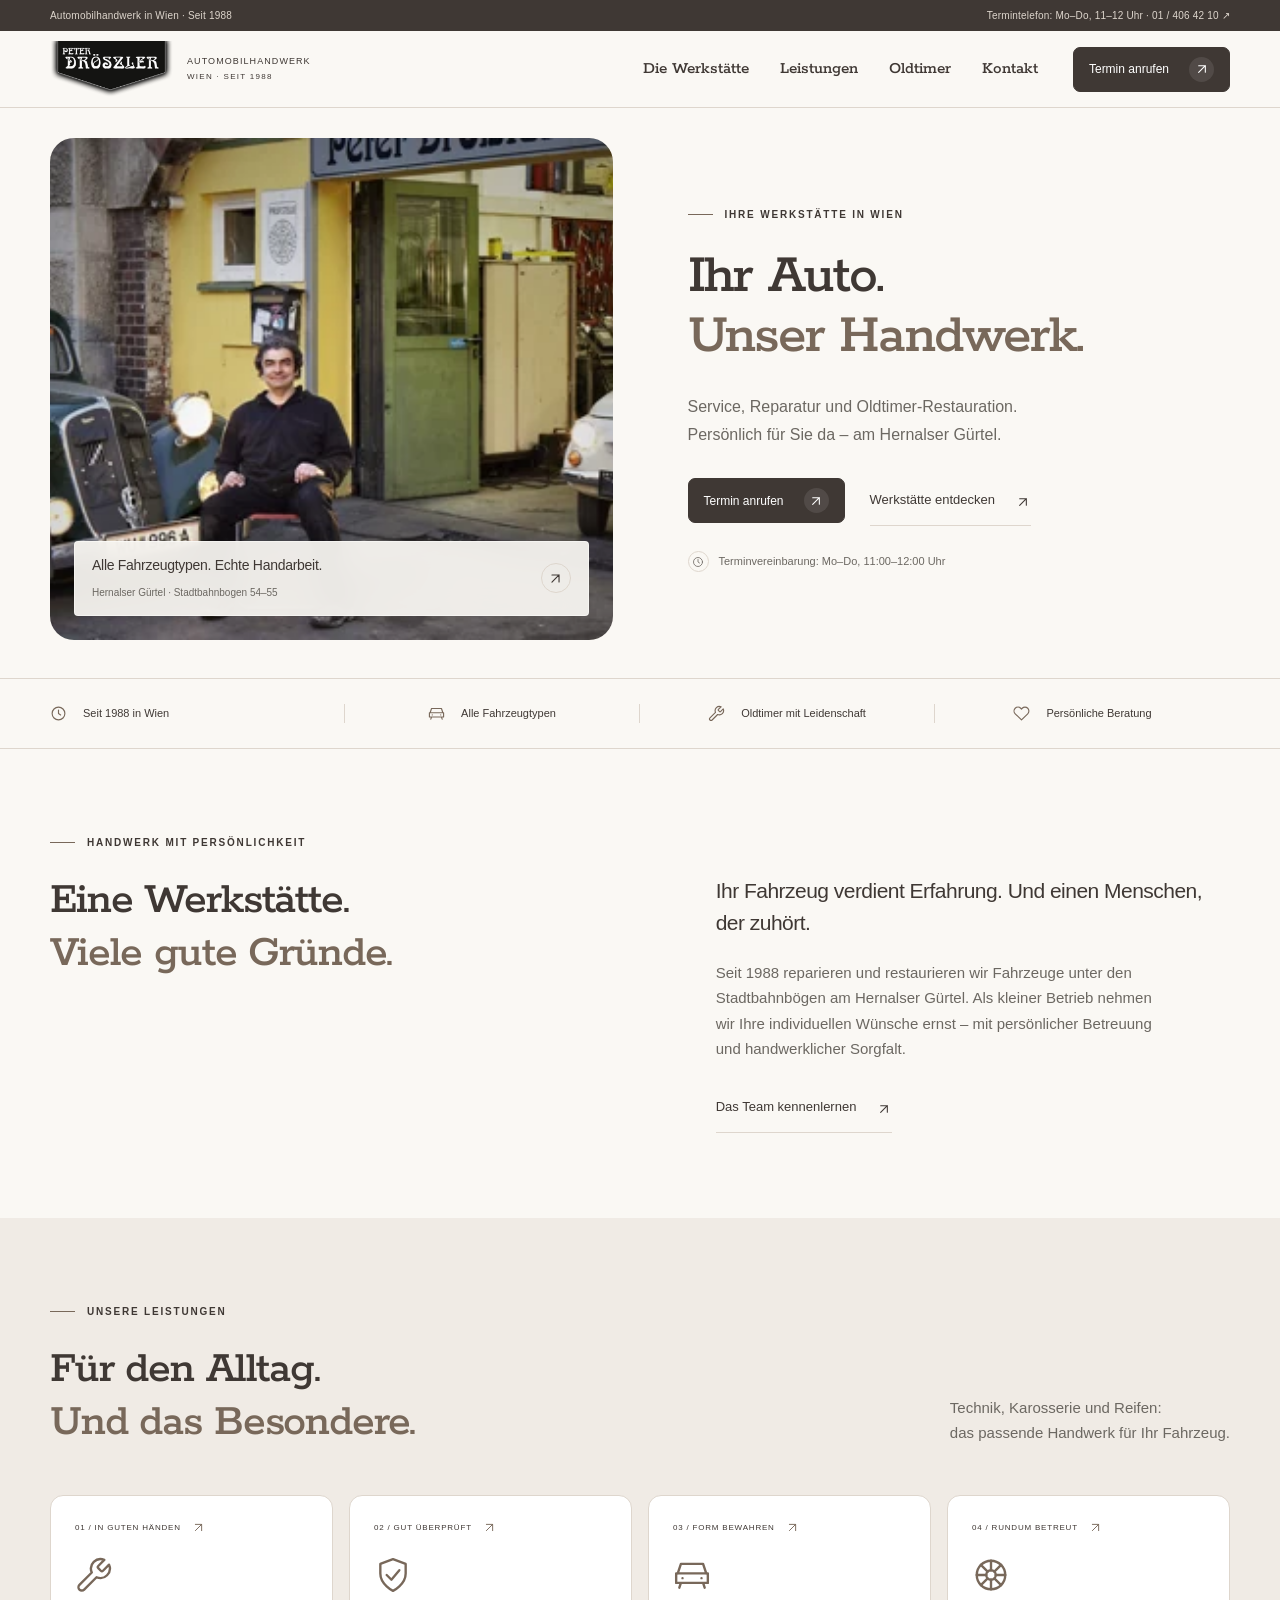
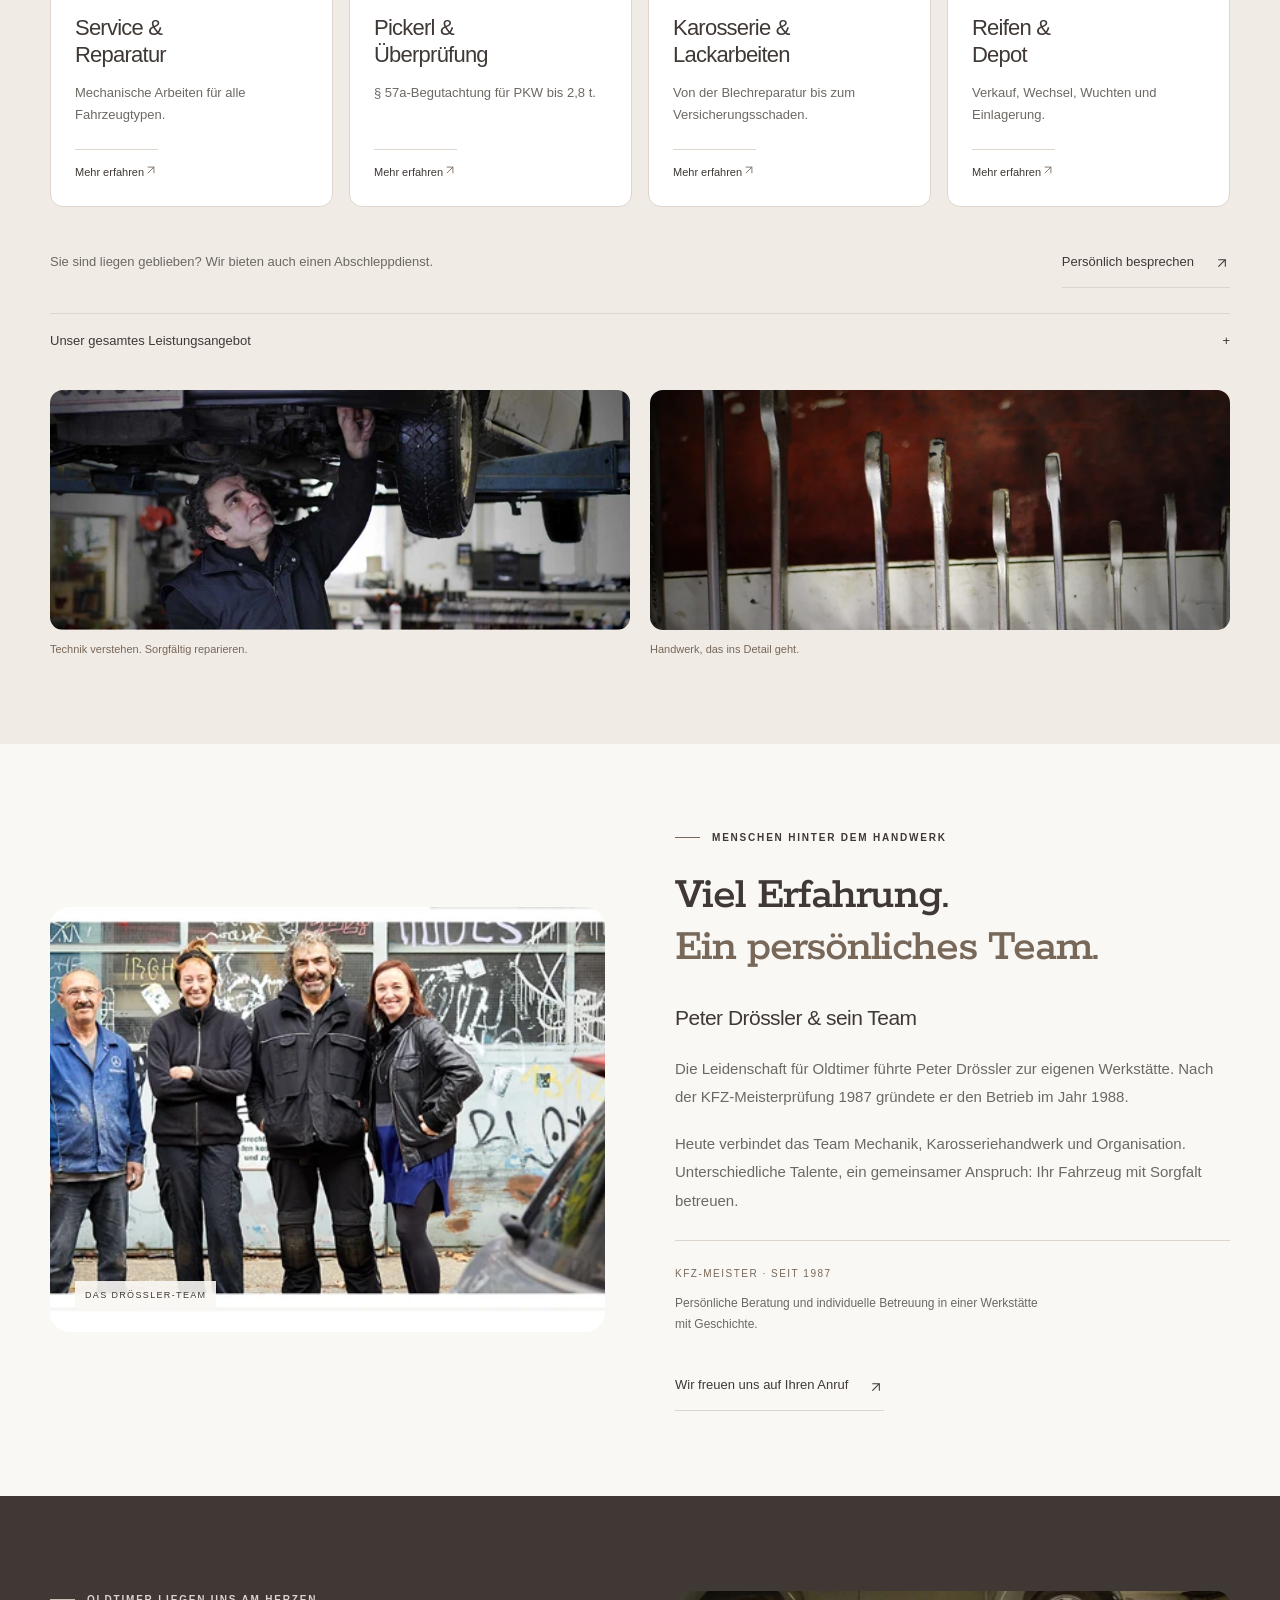
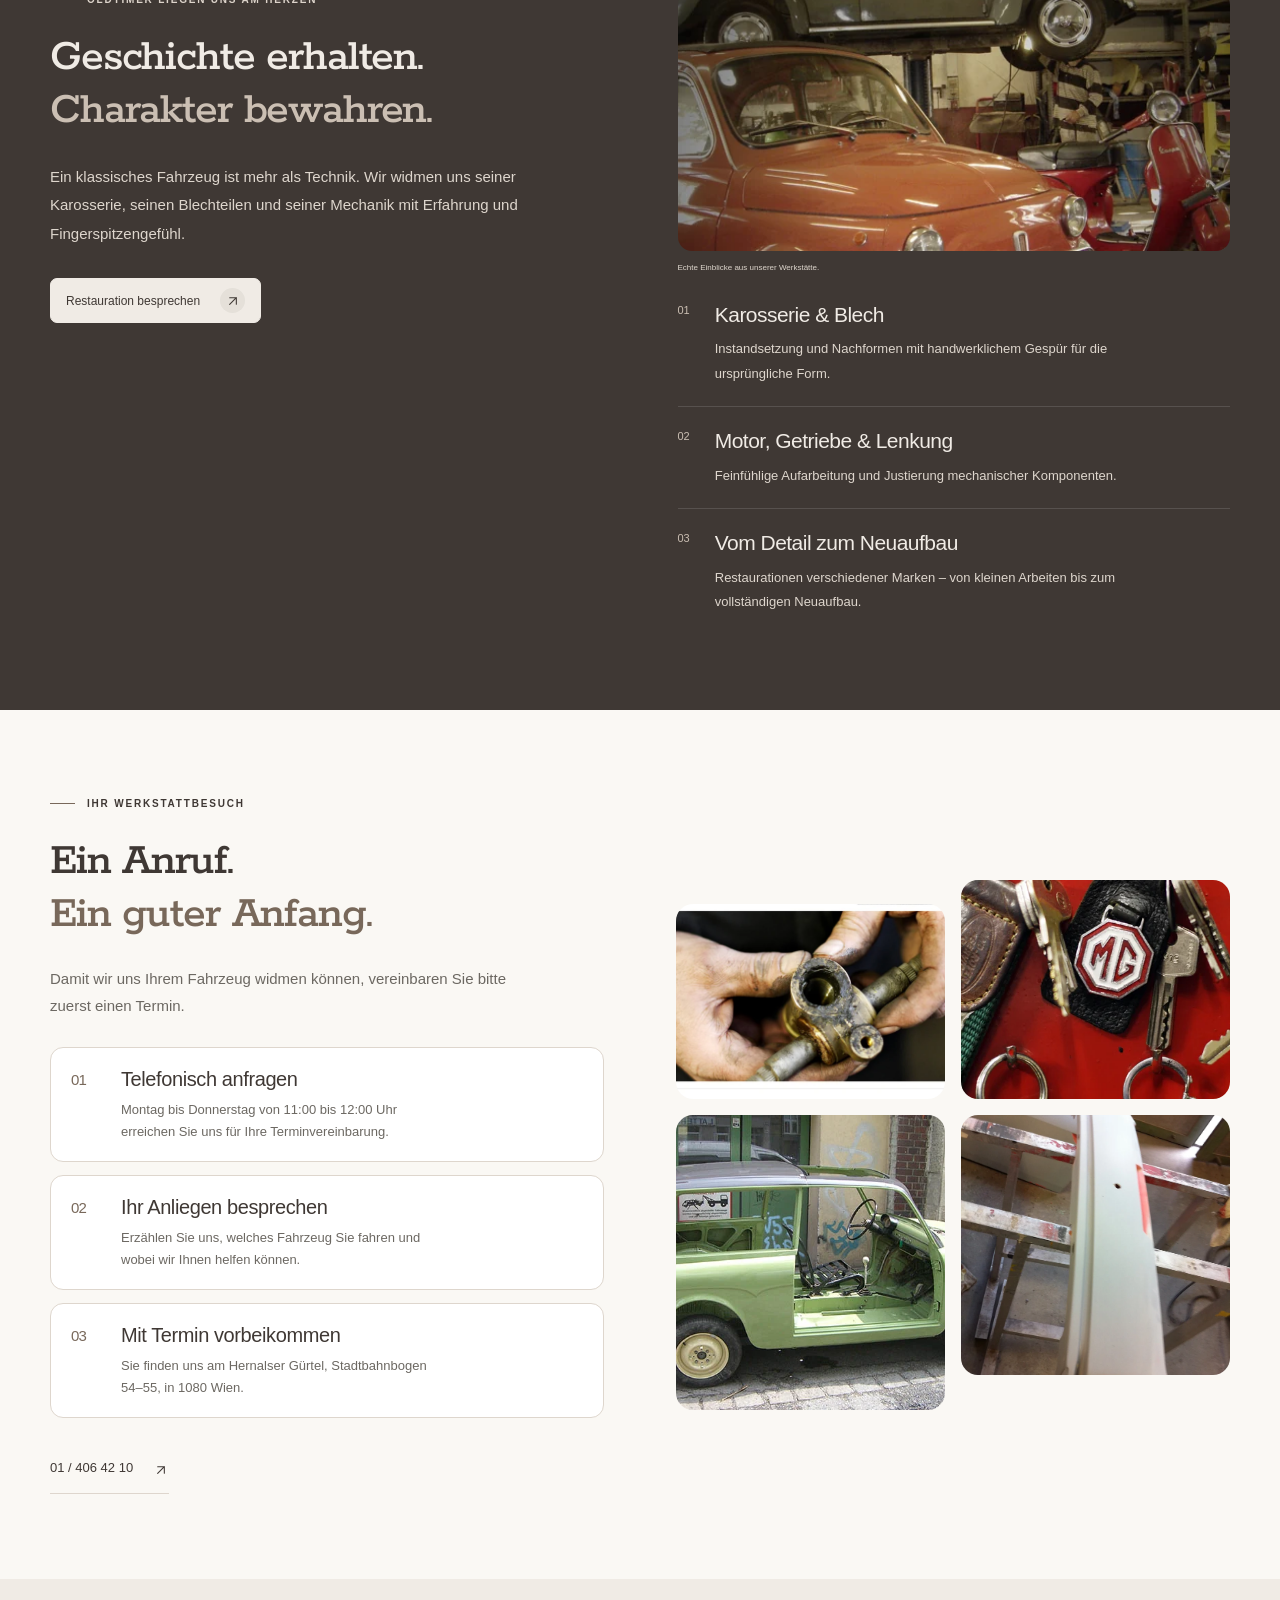
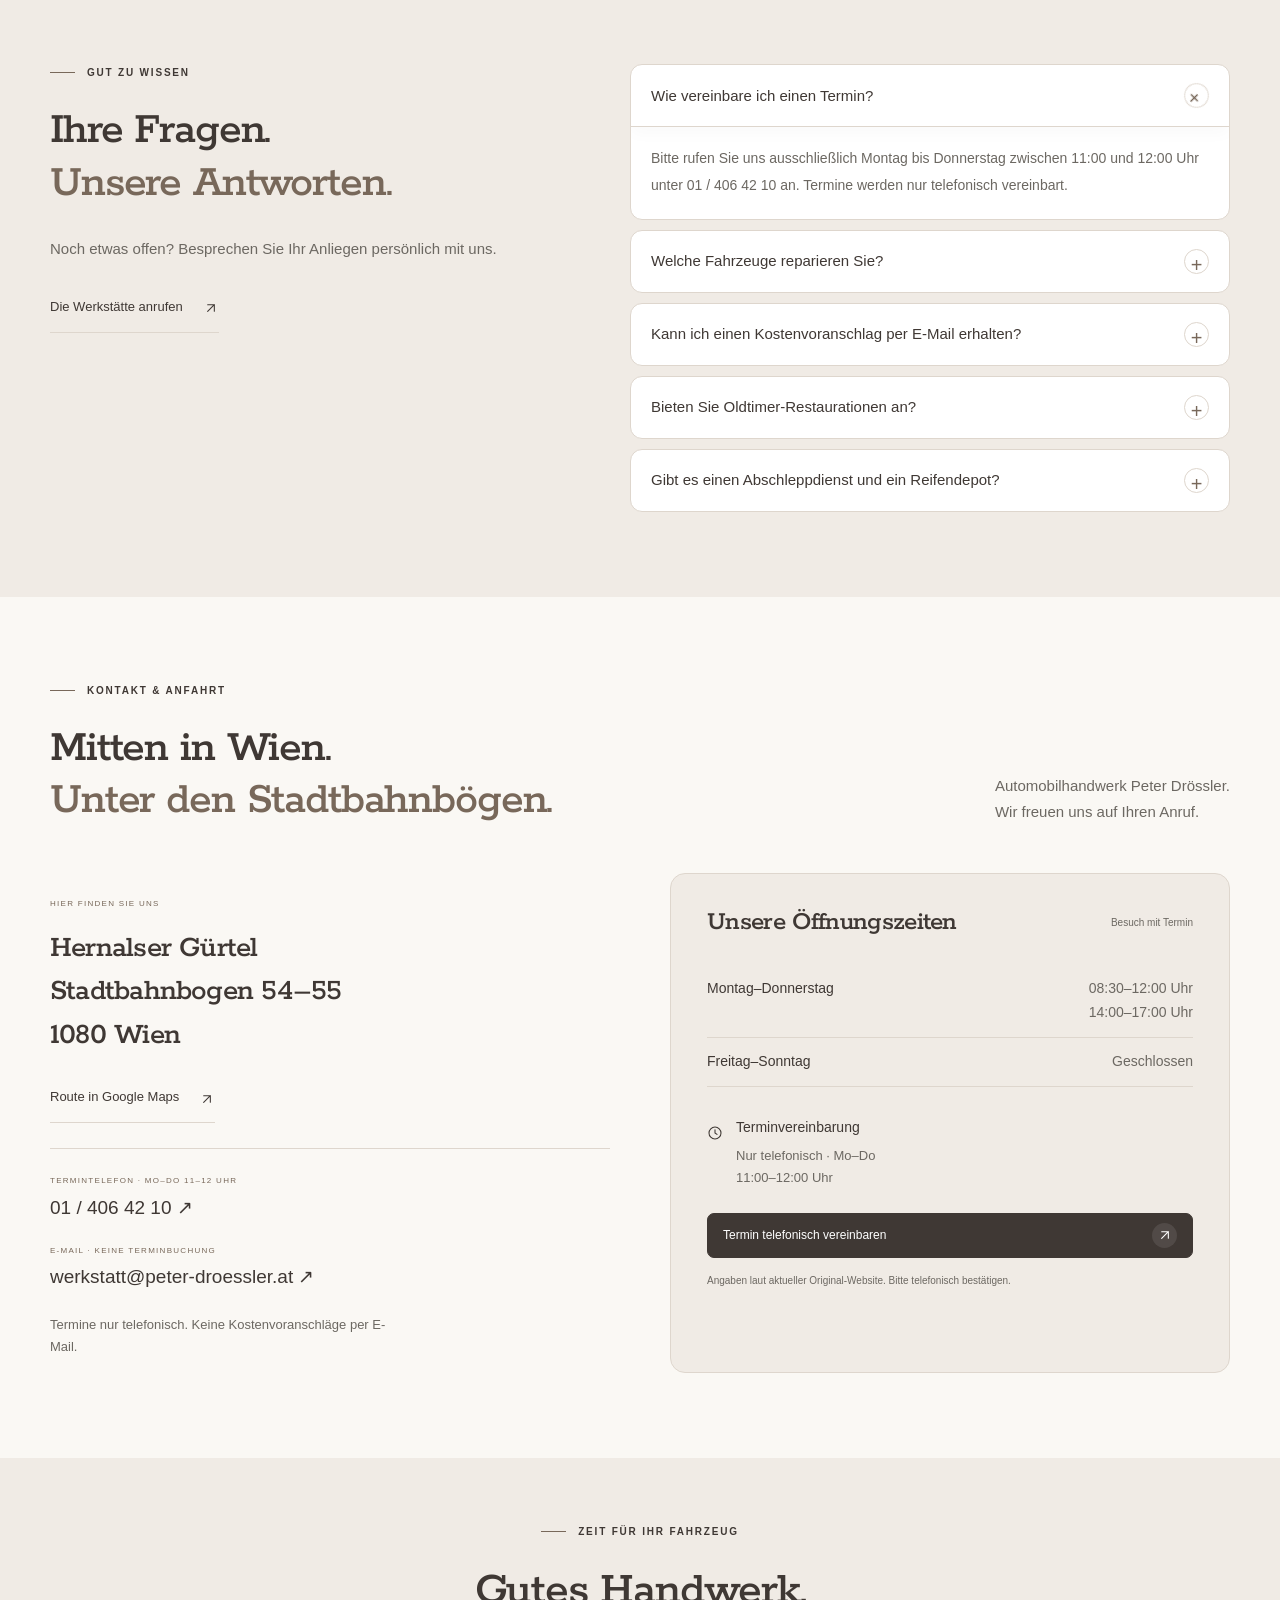
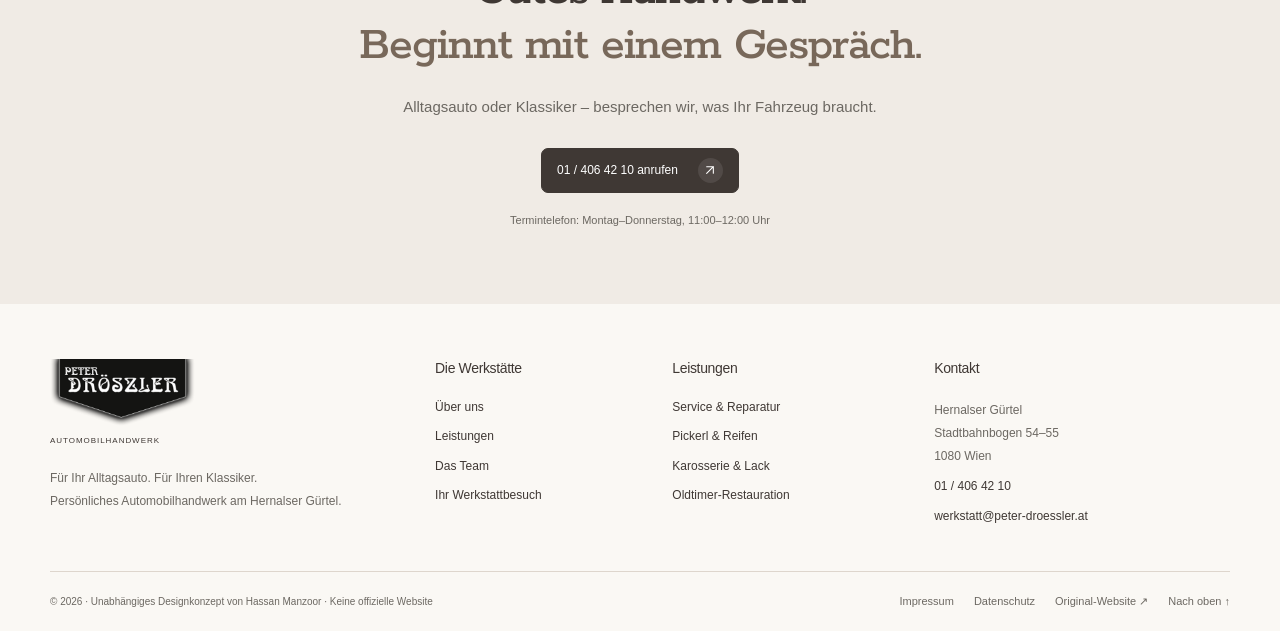
<file: index.html>
<!doctype html><html lang="de"><head><meta charset="utf-8"><meta name="viewport" content="width=device-width,initial-scale=1"><meta name="theme-color" content="#3f3834"><meta name="robots" content="noindex,nofollow"><title>Peter Drössler · Automobilhandwerk in Wien</title><meta name="description" content="Service, Reparatur und Oldtimer-Restauration am Hernalser Gürtel. Automobilhandwerk Peter Drössler in Wien seit 1988. Unabhängiges Designkonzept."><meta property="og:title" content="Peter Drössler · Automobilhandwerk in Wien"><meta property="og:description" content="Ihr Auto. Unser Handwerk. Eine neue Website-Idee für die Wiener Werkstätte."><meta property="og:type" content="website"><link rel="icon" href="assets/favicon.svg" type="image/svg+xml"><link rel="preload" as="font" href="assets/rokkitt.ttf" type="font/ttf" crossorigin><link rel="preload" as="image" href="assets/hero-1200.webp" imagesrcset="assets/hero-640.webp 640w, assets/hero-1200.webp 1200w" imagesizes="(max-width:760px) calc(100vw - 30px), 50vw"><link rel="stylesheet" href="style.css"><script src="app.js" defer></script></head><body><a class="skip" href="#main">Zum Inhalt springen</a><div class="topline"><div class="wrap"><span>Automobilhandwerk in Wien · Seit 1988</span><a href="tel:+4314064210">Termintelefon: Mo–Do, 11–12 Uhr · 01 / 406 42 10 ↗</a></div></div><header><div class="wrap nav"><a class="brand" href="/" aria-label="Peter Drössler – Startseite"><img src="assets/logo.png" width="900" height="413" alt="Peter Drössler – Original-Logo"><span>AUTOMOBILHANDWERK<small>WIEN · SEIT 1988</small></span></a><nav id="navigation" aria-label="Hauptnavigation"><a href="#philosophie">Die Werkstätte</a><a href="#leistungen">Leistungen</a><a href="#restauration">Oldtimer</a><a href="#kontakt">Kontakt</a></nav><a class="button nav-book" href="tel:+4314064210">Termin anrufen<span><svg class="icon-inline" viewBox="0 0 24 24" aria-hidden="true" fill="none" stroke="currentColor" stroke-width="1.5" stroke-linecap="round" stroke-linejoin="round"><path d="M7 17 17 7M7 7h10v10"/></svg></span></a><button class="menu" aria-expanded="false" aria-controls="navigation" aria-label="Menü öffnen"><span></span><span></span></button></div></header><main id="main">
<section class="hero wrap"><div class="hero-copy"><div class="eyebrow">IHRE WERKSTÄTTE IN WIEN</div><h1>Ihr Auto.<br><span>Unser Handwerk.</span></h1><p>Service, Reparatur und Oldtimer-Restauration.<br>Persönlich für Sie da – am Hernalser Gürtel.</p><div class="actions"><a class="button" href="tel:+4314064210">Termin anrufen<span><svg class="icon-inline" viewBox="0 0 24 24" aria-hidden="true" fill="none" stroke="currentColor" stroke-width="1.5" stroke-linecap="round" stroke-linejoin="round"><path d="M7 17 17 7M7 7h10v10"/></svg></span></a><a class="text-link" href="#philosophie">Werkstätte entdecken<span><svg class="icon-inline" viewBox="0 0 24 24" aria-hidden="true" fill="none" stroke="currentColor" stroke-width="1.5" stroke-linecap="round" stroke-linejoin="round"><path d="M7 17 17 7M7 7h10v10"/></svg></span></a></div><div class="hero-note"><span class="small-circle"><svg class="icon-inline" viewBox="0 0 24 24" aria-hidden="true" fill="none" stroke="currentColor" stroke-width="1.5" stroke-linecap="round" stroke-linejoin="round"><circle cx="12" cy="12" r="9"/><path d="M12 7v5l3 2"/></svg></span>Terminvereinbarung: Mo–Do, 11:00–12:00 Uhr</div></div><div class="hero-visual"><img class="hero-portrait" src="assets/hero-1200.webp" srcset="assets/hero-640.webp 640w, assets/hero-1200.webp 1200w" sizes="(max-width:760px) calc(100vw - 30px), 50vw" width="1200" height="480" alt="Peter Drössler vor der Werkstätte mit klassischen Fahrzeugen am Hernalser Gürtel" fetchpriority="high"><div class="doctor-tag"><div><strong>Alle Fahrzeugtypen. Echte Handarbeit.</strong><span>Hernalser Gürtel · Stadtbahnbogen 54–55</span></div><a href="#philosophie" aria-label="Unsere Werkstätte entdecken"><svg class="icon-inline" viewBox="0 0 24 24" aria-hidden="true" fill="none" stroke="currentColor" stroke-width="1.5" stroke-linecap="round" stroke-linejoin="round"><path d="M7 17 17 7M7 7h10v10"/></svg></a></div></div></section>
<div class="trust-strip"><div class="wrap"><div><span><svg class="icon-inline" viewBox="0 0 24 24" aria-hidden="true" fill="none" stroke="currentColor" stroke-width="1.5" stroke-linecap="round" stroke-linejoin="round"><circle cx="12" cy="12" r="9"/><path d="M12 7v5l3 2"/></svg></span> Seit 1988 in Wien</div><div><span><svg class="icon-inline" viewBox="0 0 24 24" aria-hidden="true" fill="none" stroke="currentColor" stroke-width="1.5" stroke-linecap="round" stroke-linejoin="round"><path d="m5 17-1 3m15-3 1 3M3 11l2-6h14l2 6M2 17h20v-6H2z"/><path d="M6 14h.01M18 14h.01"/></svg></span> Alle Fahrzeugtypen</div><div><span><svg class="icon-inline" viewBox="0 0 24 24" aria-hidden="true" fill="none" stroke="currentColor" stroke-width="1.5" stroke-linecap="round" stroke-linejoin="round"><path d="M14.7 6.3a1 1 0 0 0 0 1.4l1.6 1.6a1 1 0 0 0 1.4 0L21.5 5.5a6 6 0 0 1-7.9 7.9l-7.8 7.8a2.1 2.1 0 0 1-3-3l7.8-7.8a6 6 0 0 1 7.9-7.9z"/></svg></span> Oldtimer mit Leidenschaft</div><div><span><svg class="icon-inline" viewBox="0 0 24 24" aria-hidden="true" fill="none" stroke="currentColor" stroke-width="1.5" stroke-linecap="round" stroke-linejoin="round"><path d="M20.8 4.6a5.5 5.5 0 0 0-7.8 0L12 5.7l-1.1-1.1a5.5 5.5 0 0 0-7.8 7.8L12 21l8.8-8.6a5.5 5.5 0 0 0 0-7.8z"/></svg></span> Persönliche Beratung</div></div></div>
<section id="philosophie" class="section wrap intro reveal"><div class="eyebrow">HANDWERK MIT PERSÖNLICHKEIT</div><div class="intro-grid"><h2>Eine Werkstätte.<br><span>Viele gute Gründe.</span></h2><div><p class="lead">Ihr Fahrzeug verdient Erfahrung. Und einen Menschen, der zuhört.</p><p>Seit 1988 reparieren und restaurieren wir Fahrzeuge unter den Stadtbahnbögen am Hernalser Gürtel. Als kleiner Betrieb nehmen wir Ihre individuellen Wünsche ernst – mit persönlicher Betreuung und handwerklicher Sorgfalt.</p><a class="text-link" href="#team">Das Team kennenlernen<span><svg class="icon-inline" viewBox="0 0 24 24" aria-hidden="true" fill="none" stroke="currentColor" stroke-width="1.5" stroke-linecap="round" stroke-linejoin="round"><path d="M7 17 17 7M7 7h10v10"/></svg></span></a></div></div></section>
<section id="leistungen" class="services section"><div class="wrap"><div class="section-head reveal"><div><div class="eyebrow">UNSERE LEISTUNGEN</div><h2>Für den Alltag.<br><span>Und das Besondere.</span></h2></div><p>Technik, Karosserie und Reifen:<br>das passende Handwerk für Ihr Fahrzeug.</p></div><div class="service-grid"><button class="service-card reveal" data-service="0" aria-haspopup="dialog"><span class="card-top"><span>01 / IN GUTEN HÄNDEN</span><svg class="icon-inline" viewBox="0 0 24 24" aria-hidden="true" fill="none" stroke="currentColor" stroke-width="1.5" stroke-linecap="round" stroke-linejoin="round"><path d="M7 17 17 7M7 7h10v10"/></svg></span><svg class="service-icon" viewBox="0 0 24 24" aria-hidden="true" fill="none" stroke="currentColor" stroke-width="1.5" stroke-linecap="round" stroke-linejoin="round"><path d="M14.7 6.3a1 1 0 0 0 0 1.4l1.6 1.6a1 1 0 0 0 1.4 0L21.5 5.5a6 6 0 0 1-7.9 7.9l-7.8 7.8a2.1 2.1 0 0 1-3-3l7.8-7.8a6 6 0 0 1 7.9-7.9z"/></svg><h3>Service &<br>Reparatur</h3><p>Mechanische Arbeiten für alle Fahrzeugtypen.</p><span class="card-link">Mehr erfahren <svg class="icon-inline" viewBox="0 0 24 24" aria-hidden="true" fill="none" stroke="currentColor" stroke-width="1.5" stroke-linecap="round" stroke-linejoin="round"><path d="M7 17 17 7M7 7h10v10"/></svg></span></button><button class="service-card reveal" data-service="1" aria-haspopup="dialog"><span class="card-top"><span>02 / GUT ÜBERPRÜFT</span><svg class="icon-inline" viewBox="0 0 24 24" aria-hidden="true" fill="none" stroke="currentColor" stroke-width="1.5" stroke-linecap="round" stroke-linejoin="round"><path d="M7 17 17 7M7 7h10v10"/></svg></span><svg class="service-icon" viewBox="0 0 24 24" aria-hidden="true" fill="none" stroke="currentColor" stroke-width="1.5" stroke-linecap="round" stroke-linejoin="round"><path d="M12 22s8-4 8-11V5l-8-3-8 3v6c0 7 8 11 8 11z"/><path d="m8 12 3 3 5-6"/></svg><h3>Pickerl &<br>Überprüfung</h3><p>§ 57a-Begutachtung für PKW bis 2,8 t.</p><span class="card-link">Mehr erfahren <svg class="icon-inline" viewBox="0 0 24 24" aria-hidden="true" fill="none" stroke="currentColor" stroke-width="1.5" stroke-linecap="round" stroke-linejoin="round"><path d="M7 17 17 7M7 7h10v10"/></svg></span></button><button class="service-card reveal" data-service="2" aria-haspopup="dialog"><span class="card-top"><span>03 / FORM BEWAHREN</span><svg class="icon-inline" viewBox="0 0 24 24" aria-hidden="true" fill="none" stroke="currentColor" stroke-width="1.5" stroke-linecap="round" stroke-linejoin="round"><path d="M7 17 17 7M7 7h10v10"/></svg></span><svg class="service-icon" viewBox="0 0 24 24" aria-hidden="true" fill="none" stroke="currentColor" stroke-width="1.5" stroke-linecap="round" stroke-linejoin="round"><path d="m5 17-1 3m15-3 1 3M3 11l2-6h14l2 6M2 17h20v-6H2z"/><path d="M6 14h.01M18 14h.01"/></svg><h3>Karosserie &<br>Lackarbeiten</h3><p>Von der Blechreparatur bis zum Versicherungsschaden.</p><span class="card-link">Mehr erfahren <svg class="icon-inline" viewBox="0 0 24 24" aria-hidden="true" fill="none" stroke="currentColor" stroke-width="1.5" stroke-linecap="round" stroke-linejoin="round"><path d="M7 17 17 7M7 7h10v10"/></svg></span></button><button class="service-card reveal" data-service="3" aria-haspopup="dialog"><span class="card-top"><span>04 / RUNDUM BETREUT</span><svg class="icon-inline" viewBox="0 0 24 24" aria-hidden="true" fill="none" stroke="currentColor" stroke-width="1.5" stroke-linecap="round" stroke-linejoin="round"><path d="M7 17 17 7M7 7h10v10"/></svg></span><svg class="service-icon" viewBox="0 0 24 24" aria-hidden="true" fill="none" stroke="currentColor" stroke-width="1.5" stroke-linecap="round" stroke-linejoin="round"><circle cx="12" cy="12" r="9"/><circle cx="12" cy="12" r="3"/><path d="m5.6 5.6 4.3 4.3m4.2 4.2 4.3 4.3m0-12.8-4.3 4.3m-4.2 4.2-4.3 4.3M12 3v6m0 6v6M3 12h6m6 0h6"/></svg><h3>Reifen &<br>Depot</h3><p>Verkauf, Wechsel, Wuchten und Einlagerung.</p><span class="card-link">Mehr erfahren <svg class="icon-inline" viewBox="0 0 24 24" aria-hidden="true" fill="none" stroke="currentColor" stroke-width="1.5" stroke-linecap="round" stroke-linejoin="round"><path d="M7 17 17 7M7 7h10v10"/></svg></span></button></div><div class="service-bottom"><p>Sie sind liegen geblieben? Wir bieten auch einen Abschleppdienst.</p><a class="text-link" href="tel:+4314064210">Persönlich besprechen<span><svg class="icon-inline" viewBox="0 0 24 24" aria-hidden="true" fill="none" stroke="currentColor" stroke-width="1.5" stroke-linecap="round" stroke-linejoin="round"><path d="M7 17 17 7M7 7h10v10"/></svg></span></a></div><details class="all-services"><summary>Unser gesamtes Leistungsangebot <span>+</span></summary><div>Service und Reparatur aller KFZ-Typen · Bremsen · Stoßdämpfer · Radlager · § 57a-Begutachtung für PKW bis 2,8 t · Schnellschadenservice · Versicherungsschäden · Karosserie- und Lackierarbeiten · Reifenverkauf, Wechsel und Wuchten · Reifendepot · Abschleppdienst · Restauration historischer Fahrzeuge</div></details><div class="practice-gallery reveal"><figure><img class="" src="assets/work-1200.webp" srcset="assets/work-640.webp 640w, assets/work-1200.webp 1200w" sizes="(max-width:760px) calc(100vw - 30px), 50vw" width="1200" height="480" alt="Mechanische Arbeit an einem Fahrzeug in der Werkstätte" loading="lazy" decoding="async"><figcaption>Technik verstehen. Sorgfältig reparieren.</figcaption></figure><figure><img class="" src="assets/tools-800.webp" width="800" height="320" alt="Original-Werkzeuge aus der Werkstätte Peter Drössler" loading="lazy" decoding="async"><figcaption>Handwerk, das ins Detail geht.</figcaption></figure></div></div></section>
<section id="team" class="section wrap team-section"><div class="team-image reveal"><img class="" src="assets/team-1200.webp" srcset="assets/team-640.webp 640w, assets/team-1200.webp 1200w" sizes="(max-width:760px) calc(100vw - 30px), 50vw" width="960" height="475" alt="Das Team von Automobilhandwerk Peter Drössler vor der Werkstätte" loading="lazy" decoding="async"><div class="image-label">DAS DRÖSSLER-TEAM</div></div><div class="team-copy reveal"><div class="eyebrow">MENSCHEN HINTER DEM HANDWERK</div><h2>Viel Erfahrung.<br><span>Ein persönliches Team.</span></h2><p class="lead">Peter Drössler & sein Team</p><p>Die Leidenschaft für Oldtimer führte Peter Drössler zur eigenen Werkstätte. Nach der KFZ-Meisterprüfung 1987 gründete er den Betrieb im Jahr 1988.</p><p>Heute verbindet das Team Mechanik, Karosseriehandwerk und Organisation. Unterschiedliche Talente, ein gemeinsamer Anspruch: Ihr Fahrzeug mit Sorgfalt betreuen.</p><div class="qualification"><span>KFZ-MEISTER · SEIT 1987</span><p>Persönliche Beratung und individuelle Betreuung in einer Werkstätte mit Geschichte.</p></div><a class="text-link" href="tel:+4314064210">Wir freuen uns auf Ihren Anruf<span><svg class="icon-inline" viewBox="0 0 24 24" aria-hidden="true" fill="none" stroke="currentColor" stroke-width="1.5" stroke-linecap="round" stroke-linejoin="round"><path d="M7 17 17 7M7 7h10v10"/></svg></span></a></div></section>
<section id="restauration" class="comfort"><div class="wrap comfort-layout"><div class="reveal"><div class="eyebrow">OLDTIMER LIEGEN UNS AM HERZEN</div><h2>Geschichte erhalten.<br><span>Charakter bewahren.</span></h2><p>Ein klassisches Fahrzeug ist mehr als Technik. Wir widmen uns seiner Karosserie, seinen Blechteilen und seiner Mechanik mit Erfahrung und Fingerspitzengefühl.</p><a class="button light" href="tel:+4314064210">Restauration besprechen<span><svg class="icon-inline" viewBox="0 0 24 24" aria-hidden="true" fill="none" stroke="currentColor" stroke-width="1.5" stroke-linecap="round" stroke-linejoin="round"><path d="M7 17 17 7M7 7h10v10"/></svg></span></a></div><div class="comfort-right"><figure class="comfort-photo reveal"><img class="" src="assets/classic-1200.webp" srcset="assets/classic-640.webp 640w, assets/classic-1200.webp 1200w" sizes="(max-width:760px) calc(100vw - 30px), 50vw" width="1200" height="480" alt="Klassische Fahrzeuge in der Werkstätte Peter Drössler" loading="lazy" decoding="async"><figcaption>Echte Einblicke aus unserer Werkstätte.</figcaption></figure><div class="comfort-list reveal"><div><span>01</span><article><h3>Karosserie & Blech</h3><p>Instandsetzung und Nachformen mit handwerklichem Gespür für die ursprüngliche Form.</p></article></div><div><span>02</span><article><h3>Motor, Getriebe & Lenkung</h3><p>Feinfühlige Aufarbeitung und Justierung mechanischer Komponenten.</p></article></div><div><span>03</span><article><h3>Vom Detail zum Neuaufbau</h3><p>Restaurationen verschiedener Marken – von kleinen Arbeiten bis zum vollständigen Neuaufbau.</p></article></div></div></div></div></section>
<section id="erster-besuch" class="section wrap visit visit-layout"><div class="visit-copy"><div class="eyebrow">IHR WERKSTATTBESUCH</div><h2>Ein Anruf.<br><span>Ein guter Anfang.</span></h2><p class="visit-intro">Damit wir uns Ihrem Fahrzeug widmen können, vereinbaren Sie bitte zuerst einen Termin.</p><div class="steps"><div class="reveal"><span>01</span><h3>Telefonisch anfragen</h3><p>Montag bis Donnerstag von 11:00 bis 12:00 Uhr erreichen Sie uns für Ihre Terminvereinbarung.</p></div><div class="reveal"><span>02</span><h3>Ihr Anliegen besprechen</h3><p>Erzählen Sie uns, welches Fahrzeug Sie fahren und wobei wir Ihnen helfen können.</p></div><div class="reveal"><span>03</span><h3>Mit Termin vorbeikommen</h3><p>Sie finden uns am Hernalser Gürtel, Stadtbahnbogen 54–55, in 1080 Wien.</p></div></div><a class="text-link" href="tel:+4314064210">01 / 406 42 10<span><svg class="icon-inline" viewBox="0 0 24 24" aria-hidden="true" fill="none" stroke="currentColor" stroke-width="1.5" stroke-linecap="round" stroke-linejoin="round"><path d="M7 17 17 7M7 7h10v10"/></svg></span></a></div><div class="visit-masonry reveal" aria-label="Original-Fotos aus der Werkstätte"><figure class="gallery-model-one"><img class="" src="assets/hands-800.webp" width="800" height="396" alt="Aufarbeitung eines mechanischen Bauteils von Hand" loading="lazy" decoding="async"></figure><figure class="gallery-model-two"><img class="" src="assets/keys-800.webp" width="800" height="320" alt="Historische Fahrzeugschlüssel in der Werkstätte" loading="lazy" decoding="async"></figure><figure class="gallery-certificate"><img class="" src="assets/bianchina-800.webp" width="700" height="431" alt="Autobianchi Bianchina während der Restauration" loading="lazy" decoding="async"></figure><figure class="gallery-entrance"><img class="" src="assets/bodywork-800.webp" width="700" height="937" alt="Karosseriearbeit an einem historischen Fahrzeug" loading="lazy" decoding="async"></figure></div></section>
<section class="faq section"><div class="wrap faq-grid"><div class="reveal"><div class="eyebrow">GUT ZU WISSEN</div><h2>Ihre Fragen.<br><span>Unsere Antworten.</span></h2><p>Noch etwas offen? Besprechen Sie Ihr Anliegen persönlich mit uns.</p><a class="text-link" href="tel:+4314064210">Die Werkstätte anrufen<span><svg class="icon-inline" viewBox="0 0 24 24" aria-hidden="true" fill="none" stroke="currentColor" stroke-width="1.5" stroke-linecap="round" stroke-linejoin="round"><path d="M7 17 17 7M7 7h10v10"/></svg></span></a></div><div class="questions reveal"><details name="workshop-faq" open><summary>Wie vereinbare ich einen Termin?<span>+</span></summary><p>Bitte rufen Sie uns ausschließlich Montag bis Donnerstag zwischen 11:00 und 12:00 Uhr unter 01 / 406 42 10 an. Termine werden nur telefonisch vereinbart.</p></details><details name="workshop-faq" ><summary>Welche Fahrzeuge reparieren Sie?<span>+</span></summary><p>Wir arbeiten an allen Fahrzeugtypen – vom älteren Fahrzeug bis zum modernen Alltagsauto. Auch historische Fahrzeuge sind bei uns willkommen.</p></details><details name="workshop-faq" ><summary>Kann ich einen Kostenvoranschlag per E-Mail erhalten?<span>+</span></summary><p>Kostenvoranschläge werden nicht per E-Mail erstellt. Bitte besprechen Sie Ihr Anliegen telefonisch mit der Werkstätte.</p></details><details name="workshop-faq" ><summary>Bieten Sie Oldtimer-Restaurationen an?<span>+</span></summary><p>Ja. Unser Angebot umfasst die Instandsetzung von Karosserie und Blechteilen sowie die Aufarbeitung mechanischer Komponenten wie Motor, Getriebe und Lenkung.</p></details><details name="workshop-faq" ><summary>Gibt es einen Abschleppdienst und ein Reifendepot?<span>+</span></summary><p>Ja, beides gehört zu unserem Leistungsangebot. Rufen Sie für die Abstimmung bitte die Werkstätte an. Ein durchgehender Notdienst wird nicht angeboten oder zugesichert.</p></details></div></div></section>
<section id="kontakt" class="section wrap contact"><div class="section-head reveal"><div><div class="eyebrow">KONTAKT & ANFAHRT</div><h2>Mitten in Wien.<br><span>Unter den Stadtbahnbögen.</span></h2></div><p>Automobilhandwerk Peter Drössler.<br>Wir freuen uns auf Ihren Anruf.</p></div><div class="contact-grid"><div class="contact-info reveal"><div class="contact-address"><small>HIER FINDEN SIE UNS</small><h3>Hernalser Gürtel<br>Stadtbahnbogen 54–55<br>1080 Wien</h3><a class="text-link" href="https://goo.gl/maps/irwke9B7X6i5cVz49">Route in Google Maps<span><svg class="icon-inline" viewBox="0 0 24 24" aria-hidden="true" fill="none" stroke="currentColor" stroke-width="1.5" stroke-linecap="round" stroke-linejoin="round"><path d="M7 17 17 7M7 7h10v10"/></svg></span></a></div><div class="contact-links"><a href="tel:+4314064210"><small>TERMINTELEFON · MO–DO 11–12 UHR</small><span>01 / 406 42 10 ↗</span></a><a href="mailto:werkstatt@peter-droessler.at"><small>E-MAIL · KEINE TERMINBUCHUNG</small><span>werkstatt@peter-droessler.at ↗</span></a></div><p class="contact-note">Termine nur telefonisch. Keine Kostenvoranschläge per E-Mail.</p></div><div class="hours reveal"><div class="hours-heading"><h3>Unsere Öffnungszeiten</h3><span>Besuch mit Termin</span></div><dl><div><dt>Montag–Donnerstag</dt><dd>08:30–12:00 Uhr<br>14:00–17:00 Uhr</dd></div><div><dt>Freitag–Sonntag</dt><dd>Geschlossen</dd></div></dl><div class="booking-note"><span><svg class="icon-inline" viewBox="0 0 24 24" aria-hidden="true" fill="none" stroke="currentColor" stroke-width="1.5" stroke-linecap="round" stroke-linejoin="round"><circle cx="12" cy="12" r="9"/><path d="M12 7v5l3 2"/></svg></span><div><strong>Terminvereinbarung</strong><p>Nur telefonisch · Mo–Do<br>11:00–12:00 Uhr</p></div></div><a class="button" href="tel:+4314064210">Termin telefonisch vereinbaren<span><svg class="icon-inline" viewBox="0 0 24 24" aria-hidden="true" fill="none" stroke="currentColor" stroke-width="1.5" stroke-linecap="round" stroke-linejoin="round"><path d="M7 17 17 7M7 7h10v10"/></svg></span></a><small class="hours-source">Angaben laut aktueller Original-Website. Bitte telefonisch bestätigen.</small></div></div></section>
<section class="closing"><div class="wrap"><div class="eyebrow">ZEIT FÜR IHR FAHRZEUG</div><h2>Gutes Handwerk.<br><span>Beginnt mit einem Gespräch.</span></h2><p>Alltagsauto oder Klassiker – besprechen wir, was Ihr Fahrzeug braucht.</p><a class="button" href="tel:+4314064210">01 / 406 42 10 anrufen<span><svg class="icon-inline" viewBox="0 0 24 24" aria-hidden="true" fill="none" stroke="currentColor" stroke-width="1.5" stroke-linecap="round" stroke-linejoin="round"><path d="M7 17 17 7M7 7h10v10"/></svg></span></a><small>Termintelefon: Montag–Donnerstag, 11:00–12:00 Uhr</small></div></section>
</main><footer><div class="wrap"><div class="footer-grid"><div><a class="brand" href="/" aria-label="Peter Drössler – Startseite"><img src="assets/logo.png" width="900" height="413" alt="Peter Drössler – Original-Logo"><span>AUTOMOBILHANDWERK<small>WIEN · SEIT 1988</small></span></a><p>Für Ihr Alltagsauto. Für Ihren Klassiker.<br>Persönliches Automobilhandwerk am Hernalser Gürtel.</p></div><div><h3>Die Werkstätte</h3><a href="#philosophie">Über uns</a><a href="#leistungen">Leistungen</a><a href="#team">Das Team</a><a href="#erster-besuch">Ihr Werkstattbesuch</a></div><div><h3>Leistungen</h3><a href="#leistungen">Service & Reparatur</a><a href="#leistungen">Pickerl & Reifen</a><a href="#leistungen">Karosserie & Lack</a><a href="#restauration">Oldtimer-Restauration</a></div><div><h3>Kontakt</h3><p>Hernalser Gürtel<br>Stadtbahnbogen 54–55<br>1080 Wien</p><a href="tel:+4314064210">01 / 406 42 10</a><a href="mailto:werkstatt@peter-droessler.at">werkstatt@peter-droessler.at</a></div></div><div class="footer-bottom"><span>© 2026 · Unabhängiges Designkonzept von Hassan Manzoor · Keine offizielle Website</span><div><a href="impressum.html">Impressum</a><a href="datenschutz.html">Datenschutz</a><a href="https://peter-droessler.at/" target="_blank" rel="noopener noreferrer">Original-Website ↗</a><a href="#main">Nach oben ↑</a></div></div></div></footer><div class="mobile-bar"><a class="mobile-call" href="tel:+4314064210">Anrufen<span><svg class="icon-inline" viewBox="0 0 24 24" aria-hidden="true" fill="none" stroke="currentColor" stroke-width="1.5" stroke-linecap="round" stroke-linejoin="round"><path d="M7 17 17 7M7 7h10v10"/></svg></span></a><a class="mobile-route" href="https://goo.gl/maps/irwke9B7X6i5cVz49">Route planen<span><svg class="icon-inline" viewBox="0 0 24 24" aria-hidden="true" fill="none" stroke="currentColor" stroke-width="1.5" stroke-linecap="round" stroke-linejoin="round"><path d="M7 17 17 7M7 7h10v10"/></svg></span></a></div><dialog id="detail-dialog" aria-labelledby="dialog-title"><button class="dialog-close" aria-label="Schließen">×</button><div id="dialog-content"></div></dialog></body></html>
</file>
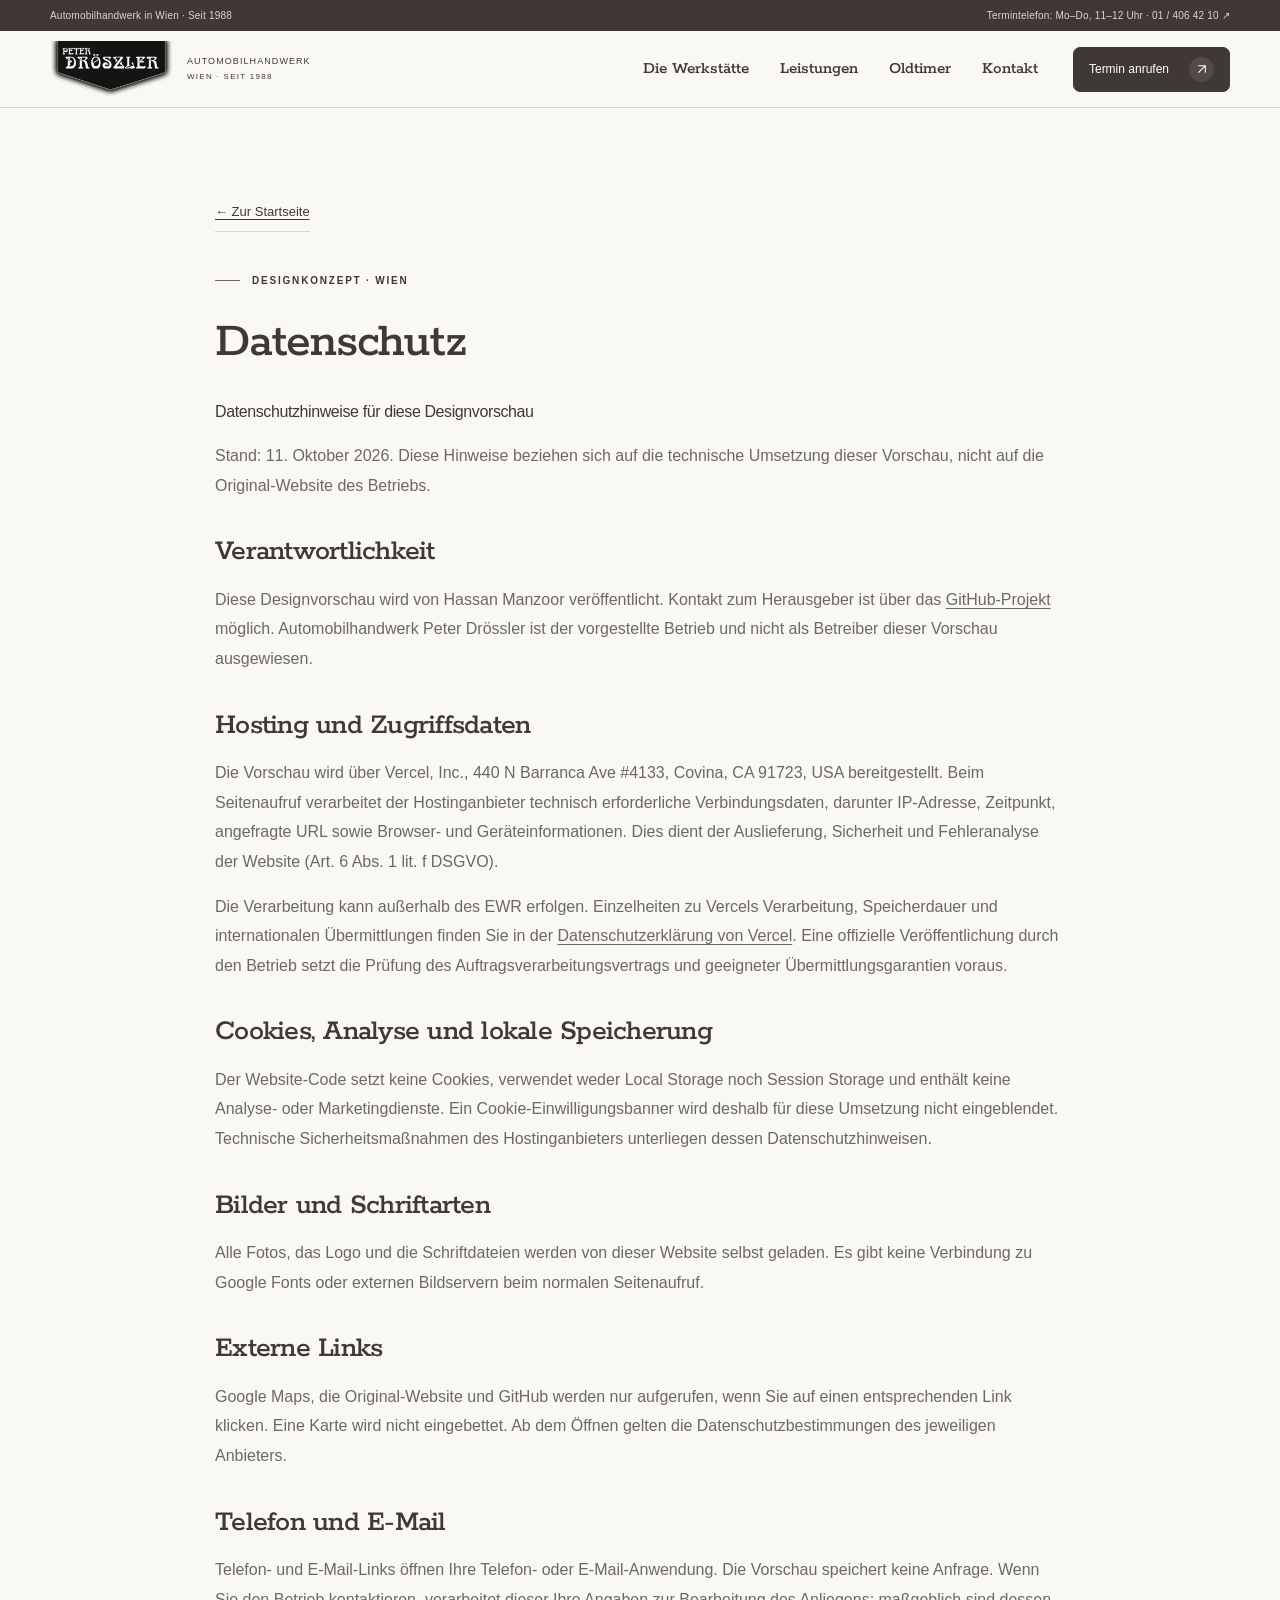
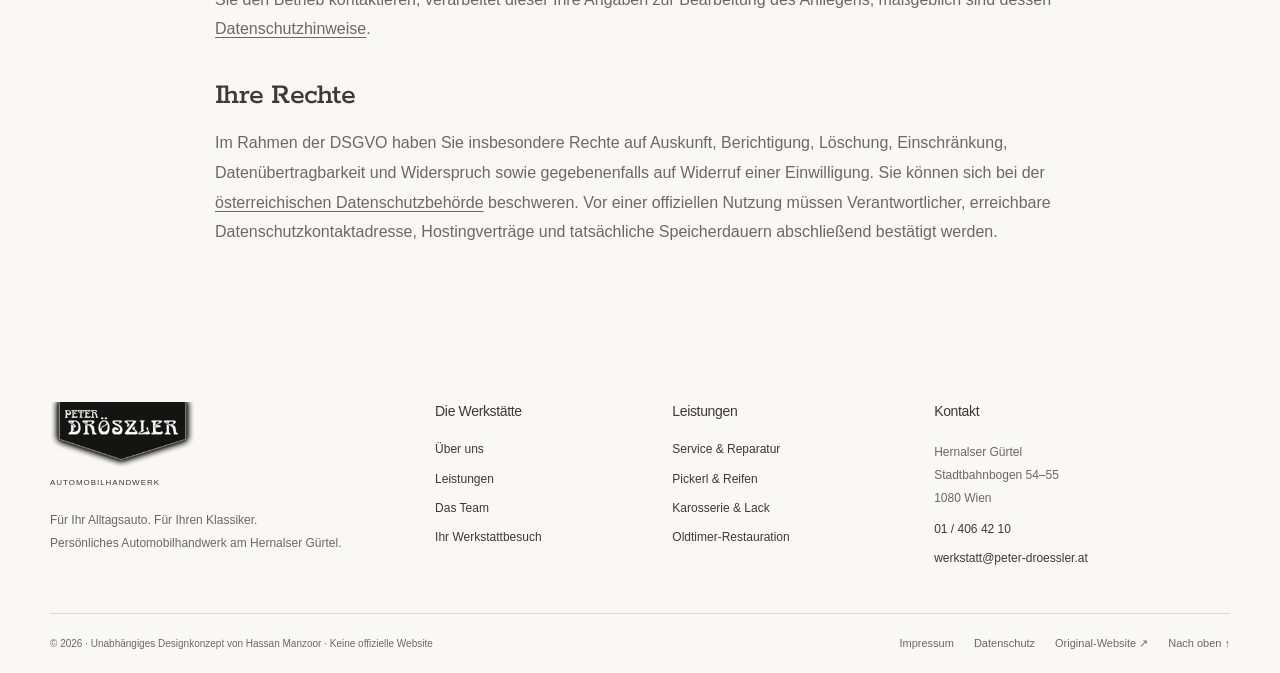
<file: datenschutz.html>
<!doctype html><html lang="de"><head><meta charset="utf-8"><meta name="viewport" content="width=device-width,initial-scale=1"><meta name="theme-color" content="#3f3834"><meta name="robots" content="noindex,nofollow"><title>Datenschutz · Peter Drössler</title><meta name="description" content="Service, Reparatur und Oldtimer-Restauration am Hernalser Gürtel. Automobilhandwerk Peter Drössler in Wien seit 1988. Unabhängiges Designkonzept."><meta property="og:title" content="Datenschutz · Peter Drössler"><meta property="og:description" content="Ihr Auto. Unser Handwerk. Eine neue Website-Idee für die Wiener Werkstätte."><meta property="og:type" content="website"><link rel="icon" href="assets/favicon.svg" type="image/svg+xml"><link rel="preload" as="font" href="assets/rokkitt.ttf" type="font/ttf" crossorigin><link rel="preload" as="image" href="assets/hero-1200.webp" imagesrcset="assets/hero-640.webp 640w, assets/hero-1200.webp 1200w" imagesizes="(max-width:760px) calc(100vw - 30px), 50vw"><link rel="stylesheet" href="style.css"><script src="app.js" defer></script></head><body><a class="skip" href="#main">Zum Inhalt springen</a><div class="topline"><div class="wrap"><span>Automobilhandwerk in Wien · Seit 1988</span><a href="tel:+4314064210">Termintelefon: Mo–Do, 11–12 Uhr · 01 / 406 42 10 ↗</a></div></div><header><div class="wrap nav"><a class="brand" href="/" aria-label="Peter Drössler – Startseite"><img src="assets/logo.png" width="900" height="413" alt="Peter Drössler – Original-Logo"><span>AUTOMOBILHANDWERK<small>WIEN · SEIT 1988</small></span></a><nav id="navigation" aria-label="Hauptnavigation"><a href="/#philosophie">Die Werkstätte</a><a href="/#leistungen">Leistungen</a><a href="/#restauration">Oldtimer</a><a href="/#kontakt">Kontakt</a></nav><a class="button nav-book" href="tel:+4314064210">Termin anrufen<span><svg class="icon-inline" viewBox="0 0 24 24" aria-hidden="true" fill="none" stroke="currentColor" stroke-width="1.5" stroke-linecap="round" stroke-linejoin="round"><path d="M7 17 17 7M7 7h10v10"/></svg></span></a><button class="menu" aria-expanded="false" aria-controls="navigation" aria-label="Menü öffnen"><span></span><span></span></button></div></header><main id="main" class="legal-page wrap section"><a class="text-link" href="/">← Zur Startseite</a><div class="eyebrow">DESIGNKONZEPT · WIEN</div><h1>Datenschutz</h1><p class="lead">Datenschutzhinweise für diese Designvorschau</p><p>Stand: 11. Oktober 2026. Diese Hinweise beziehen sich auf die technische Umsetzung dieser Vorschau, nicht auf die Original-Website des Betriebs.</p><h2>Verantwortlichkeit</h2><p>Diese Designvorschau wird von Hassan Manzoor veröffentlicht. Kontakt zum Herausgeber ist über das <a href="https://github.com/hassanmanzoorbhatti/droessler">GitHub-Projekt</a> möglich. Automobilhandwerk Peter Drössler ist der vorgestellte Betrieb und nicht als Betreiber dieser Vorschau ausgewiesen.</p><h2>Hosting und Zugriffsdaten</h2><p>Die Vorschau wird über Vercel, Inc., 440 N Barranca Ave #4133, Covina, CA 91723, USA bereitgestellt. Beim Seitenaufruf verarbeitet der Hostinganbieter technisch erforderliche Verbindungsdaten, darunter IP-Adresse, Zeitpunkt, angefragte URL sowie Browser- und Geräteinformationen. Dies dient der Auslieferung, Sicherheit und Fehleranalyse der Website (Art. 6 Abs. 1 lit. f DSGVO).</p><p>Die Verarbeitung kann außerhalb des EWR erfolgen. Einzelheiten zu Vercels Verarbeitung, Speicherdauer und internationalen Übermittlungen finden Sie in der <a href="https://vercel.com/legal/privacy-policy">Datenschutzerklärung von Vercel</a>. Eine offizielle Veröffentlichung durch den Betrieb setzt die Prüfung des Auftragsverarbeitungsvertrags und geeigneter Übermittlungsgarantien voraus.</p><h2>Cookies, Analyse und lokale Speicherung</h2><p>Der Website-Code setzt keine Cookies, verwendet weder Local Storage noch Session Storage und enthält keine Analyse- oder Marketingdienste. Ein Cookie-Einwilligungsbanner wird deshalb für diese Umsetzung nicht eingeblendet. Technische Sicherheitsmaßnahmen des Hostinganbieters unterliegen dessen Datenschutzhinweisen.</p><h2>Bilder und Schriftarten</h2><p>Alle Fotos, das Logo und die Schriftdateien werden von dieser Website selbst geladen. Es gibt keine Verbindung zu Google Fonts oder externen Bildservern beim normalen Seitenaufruf.</p><h2>Externe Links</h2><p>Google Maps, die Original-Website und GitHub werden nur aufgerufen, wenn Sie auf einen entsprechenden Link klicken. Eine Karte wird nicht eingebettet. Ab dem Öffnen gelten die Datenschutzbestimmungen des jeweiligen Anbieters.</p><h2>Telefon und E-Mail</h2><p>Telefon- und E-Mail-Links öffnen Ihre Telefon- oder E-Mail-Anwendung. Die Vorschau speichert keine Anfrage. Wenn Sie den Betrieb kontaktieren, verarbeitet dieser Ihre Angaben zur Bearbeitung des Anliegens; maßgeblich sind dessen <a href="https://peter-droessler.at/datenschutz/">Datenschutzhinweise</a>.</p><h2>Ihre Rechte</h2><p>Im Rahmen der DSGVO haben Sie insbesondere Rechte auf Auskunft, Berichtigung, Löschung, Einschränkung, Datenübertragbarkeit und Widerspruch sowie gegebenenfalls auf Widerruf einer Einwilligung. Sie können sich bei der <a href="https://www.dsb.gv.at/">österreichischen Datenschutzbehörde</a> beschweren. Vor einer offiziellen Nutzung müssen Verantwortlicher, erreichbare Datenschutzkontaktadresse, Hostingverträge und tatsächliche Speicherdauern abschließend bestätigt werden.</p></main><footer><div class="wrap"><div class="footer-grid"><div><a class="brand" href="/" aria-label="Peter Drössler – Startseite"><img src="assets/logo.png" width="900" height="413" alt="Peter Drössler – Original-Logo"><span>AUTOMOBILHANDWERK<small>WIEN · SEIT 1988</small></span></a><p>Für Ihr Alltagsauto. Für Ihren Klassiker.<br>Persönliches Automobilhandwerk am Hernalser Gürtel.</p></div><div><h3>Die Werkstätte</h3><a href="/#philosophie">Über uns</a><a href="/#leistungen">Leistungen</a><a href="/#team">Das Team</a><a href="/#erster-besuch">Ihr Werkstattbesuch</a></div><div><h3>Leistungen</h3><a href="/#leistungen">Service & Reparatur</a><a href="/#leistungen">Pickerl & Reifen</a><a href="/#leistungen">Karosserie & Lack</a><a href="/#restauration">Oldtimer-Restauration</a></div><div><h3>Kontakt</h3><p>Hernalser Gürtel<br>Stadtbahnbogen 54–55<br>1080 Wien</p><a href="tel:+4314064210">01 / 406 42 10</a><a href="mailto:werkstatt@peter-droessler.at">werkstatt@peter-droessler.at</a></div></div><div class="footer-bottom"><span>© 2026 · Unabhängiges Designkonzept von Hassan Manzoor · Keine offizielle Website</span><div><a href="impressum.html">Impressum</a><a href="datenschutz.html">Datenschutz</a><a href="https://peter-droessler.at/" target="_blank" rel="noopener noreferrer">Original-Website ↗</a><a href="/#main">Nach oben ↑</a></div></div></div></footer></body></html>
</file>
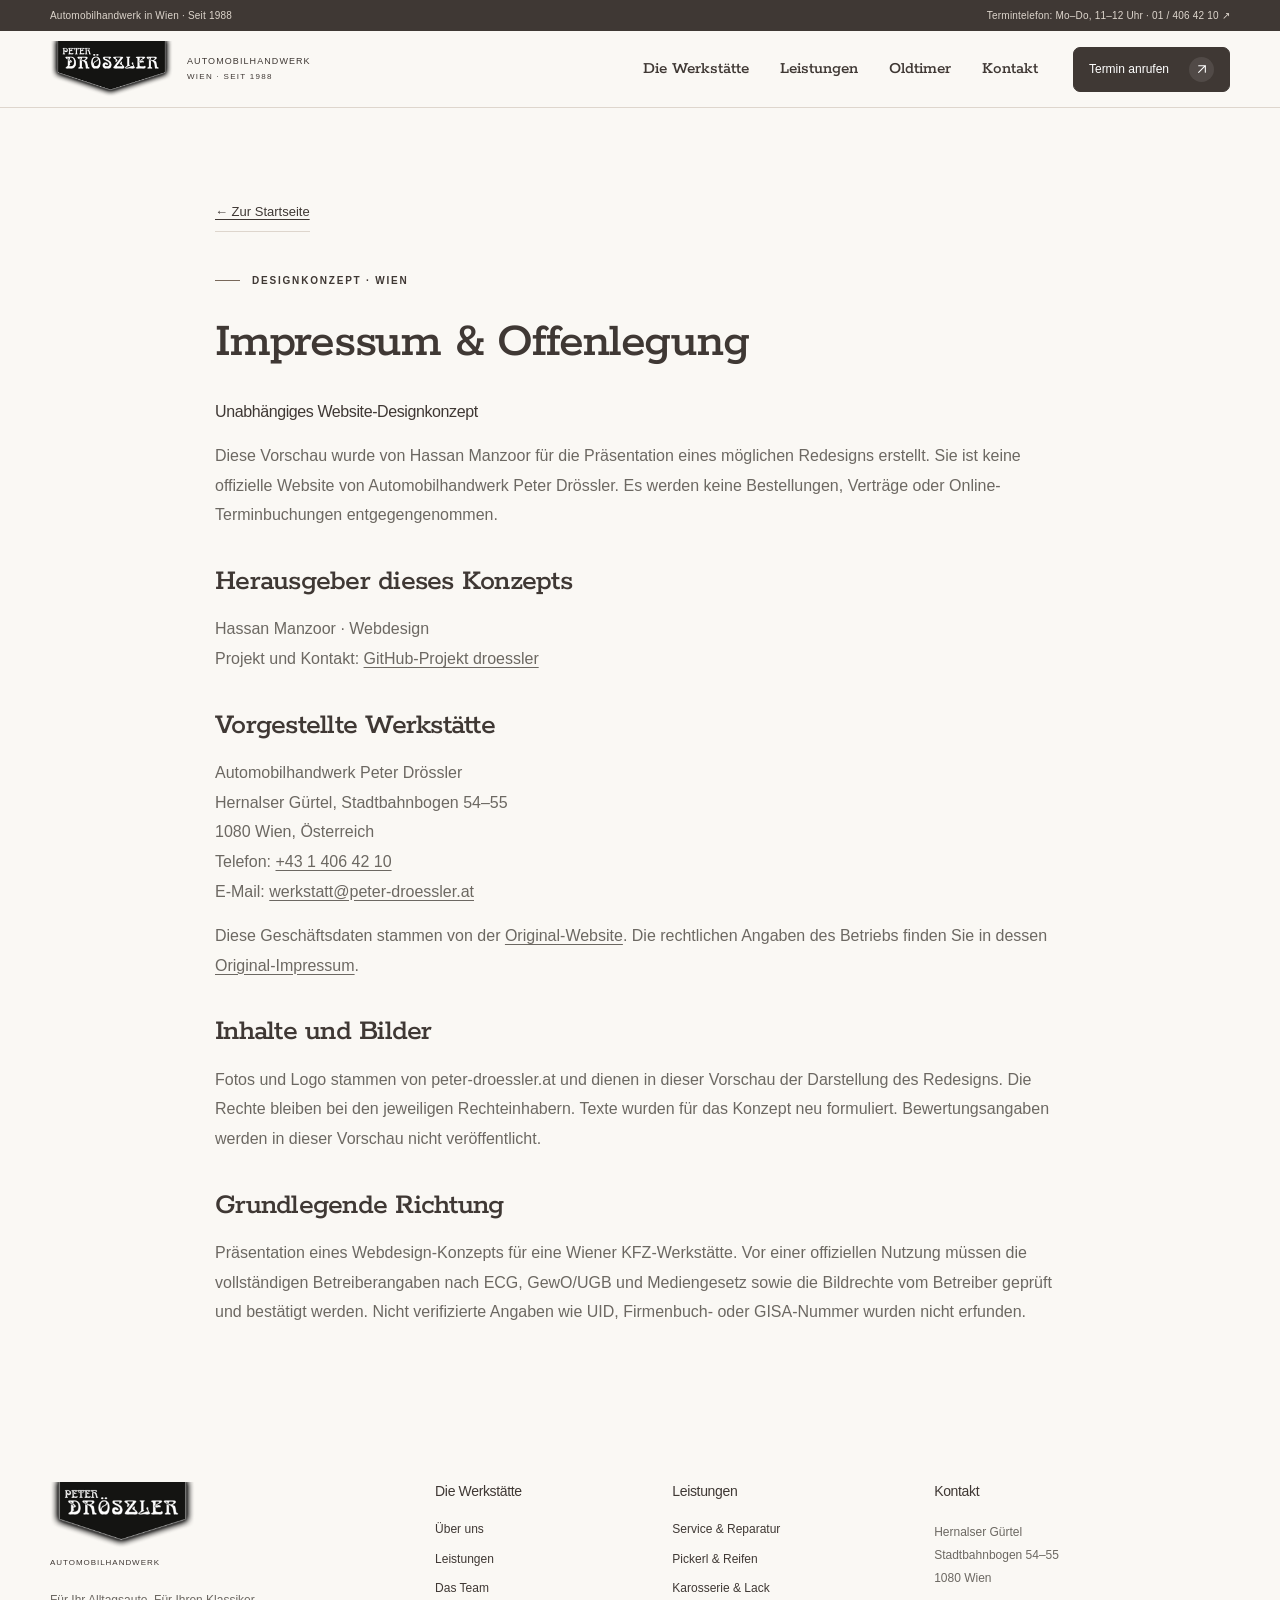
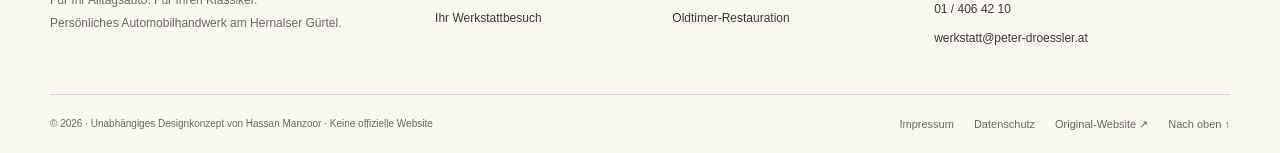
<file: impressum.html>
<!doctype html><html lang="de"><head><meta charset="utf-8"><meta name="viewport" content="width=device-width,initial-scale=1"><meta name="theme-color" content="#3f3834"><meta name="robots" content="noindex,nofollow"><title>Impressum & Offenlegung · Peter Drössler</title><meta name="description" content="Service, Reparatur und Oldtimer-Restauration am Hernalser Gürtel. Automobilhandwerk Peter Drössler in Wien seit 1988. Unabhängiges Designkonzept."><meta property="og:title" content="Impressum & Offenlegung · Peter Drössler"><meta property="og:description" content="Ihr Auto. Unser Handwerk. Eine neue Website-Idee für die Wiener Werkstätte."><meta property="og:type" content="website"><link rel="icon" href="assets/favicon.svg" type="image/svg+xml"><link rel="preload" as="font" href="assets/rokkitt.ttf" type="font/ttf" crossorigin><link rel="preload" as="image" href="assets/hero-1200.webp" imagesrcset="assets/hero-640.webp 640w, assets/hero-1200.webp 1200w" imagesizes="(max-width:760px) calc(100vw - 30px), 50vw"><link rel="stylesheet" href="style.css"><script src="app.js" defer></script></head><body><a class="skip" href="#main">Zum Inhalt springen</a><div class="topline"><div class="wrap"><span>Automobilhandwerk in Wien · Seit 1988</span><a href="tel:+4314064210">Termintelefon: Mo–Do, 11–12 Uhr · 01 / 406 42 10 ↗</a></div></div><header><div class="wrap nav"><a class="brand" href="/" aria-label="Peter Drössler – Startseite"><img src="assets/logo.png" width="900" height="413" alt="Peter Drössler – Original-Logo"><span>AUTOMOBILHANDWERK<small>WIEN · SEIT 1988</small></span></a><nav id="navigation" aria-label="Hauptnavigation"><a href="/#philosophie">Die Werkstätte</a><a href="/#leistungen">Leistungen</a><a href="/#restauration">Oldtimer</a><a href="/#kontakt">Kontakt</a></nav><a class="button nav-book" href="tel:+4314064210">Termin anrufen<span><svg class="icon-inline" viewBox="0 0 24 24" aria-hidden="true" fill="none" stroke="currentColor" stroke-width="1.5" stroke-linecap="round" stroke-linejoin="round"><path d="M7 17 17 7M7 7h10v10"/></svg></span></a><button class="menu" aria-expanded="false" aria-controls="navigation" aria-label="Menü öffnen"><span></span><span></span></button></div></header><main id="main" class="legal-page wrap section"><a class="text-link" href="/">← Zur Startseite</a><div class="eyebrow">DESIGNKONZEPT · WIEN</div><h1>Impressum & Offenlegung</h1><p class="lead">Unabhängiges Website-Designkonzept</p><p>Diese Vorschau wurde von Hassan Manzoor für die Präsentation eines möglichen Redesigns erstellt. Sie ist keine offizielle Website von Automobilhandwerk Peter Drössler. Es werden keine Bestellungen, Verträge oder Online-Terminbuchungen entgegengenommen.</p><h2>Herausgeber dieses Konzepts</h2><p>Hassan Manzoor · Webdesign<br>Projekt und Kontakt: <a href="https://github.com/hassanmanzoorbhatti/droessler">GitHub-Projekt droessler</a></p><h2>Vorgestellte Werkstätte</h2><p>Automobilhandwerk Peter Drössler<br>Hernalser Gürtel, Stadtbahnbogen 54–55<br>1080 Wien, Österreich<br>Telefon: <a href="tel:+4314064210">+43 1 406 42 10</a><br>E-Mail: <a href="mailto:werkstatt@peter-droessler.at">werkstatt@peter-droessler.at</a></p><p>Diese Geschäftsdaten stammen von der <a href="https://peter-droessler.at/">Original-Website</a>. Die rechtlichen Angaben des Betriebs finden Sie in dessen <a href="https://peter-droessler.at/impressum/">Original-Impressum</a>.</p><h2>Inhalte und Bilder</h2><p>Fotos und Logo stammen von peter-droessler.at und dienen in dieser Vorschau der Darstellung des Redesigns. Die Rechte bleiben bei den jeweiligen Rechteinhabern. Texte wurden für das Konzept neu formuliert. Bewertungsangaben werden in dieser Vorschau nicht veröffentlicht.</p><h2>Grundlegende Richtung</h2><p>Präsentation eines Webdesign-Konzepts für eine Wiener KFZ-Werkstätte. Vor einer offiziellen Nutzung müssen die vollständigen Betreiberangaben nach ECG, GewO/UGB und Mediengesetz sowie die Bildrechte vom Betreiber geprüft und bestätigt werden. Nicht verifizierte Angaben wie UID, Firmenbuch- oder GISA-Nummer wurden nicht erfunden.</p></main><footer><div class="wrap"><div class="footer-grid"><div><a class="brand" href="/" aria-label="Peter Drössler – Startseite"><img src="assets/logo.png" width="900" height="413" alt="Peter Drössler – Original-Logo"><span>AUTOMOBILHANDWERK<small>WIEN · SEIT 1988</small></span></a><p>Für Ihr Alltagsauto. Für Ihren Klassiker.<br>Persönliches Automobilhandwerk am Hernalser Gürtel.</p></div><div><h3>Die Werkstätte</h3><a href="/#philosophie">Über uns</a><a href="/#leistungen">Leistungen</a><a href="/#team">Das Team</a><a href="/#erster-besuch">Ihr Werkstattbesuch</a></div><div><h3>Leistungen</h3><a href="/#leistungen">Service & Reparatur</a><a href="/#leistungen">Pickerl & Reifen</a><a href="/#leistungen">Karosserie & Lack</a><a href="/#restauration">Oldtimer-Restauration</a></div><div><h3>Kontakt</h3><p>Hernalser Gürtel<br>Stadtbahnbogen 54–55<br>1080 Wien</p><a href="tel:+4314064210">01 / 406 42 10</a><a href="mailto:werkstatt@peter-droessler.at">werkstatt@peter-droessler.at</a></div></div><div class="footer-bottom"><span>© 2026 · Unabhängiges Designkonzept von Hassan Manzoor · Keine offizielle Website</span><div><a href="impressum.html">Impressum</a><a href="datenschutz.html">Datenschutz</a><a href="https://peter-droessler.at/" target="_blank" rel="noopener noreferrer">Original-Website ↗</a><a href="/#main">Nach oben ↑</a></div></div></div></footer></body></html>
</file>
<file: style.css>
*{box-sizing:border-box}html{scroll-behavior:smooth;scroll-padding-top:115px}body{margin:0;color:#3f3834;background:#faf8f4;font-family:Arial,sans-serif;font-size:15px;line-height:1.7}a{color:inherit;text-decoration:none}button{font:inherit;color:inherit;cursor:pointer}button,a{-webkit-tap-highlight-color:transparent}button:focus-visible,a:focus-visible,summary:focus-visible{outline:3px solid #78685a;outline-offset:5px}img{max-width:100%}h1,h2,h3,p{margin:0}p{color:#6c6862}h1,h2,h3{font-weight:500;line-height:1.1;letter-spacing:-.055em}h2{font-size:clamp(32px,3.7vw,54px)}h2 span{color:#78685a}h3{font-size:25px;letter-spacing:-.035em}.wrap{width:calc(100% - 100px);max-width:1360px;margin:auto}.section{padding-top:110px;padding-bottom:110px}.eyebrow{font-size:10px;letter-spacing:.18em;font-weight:600;display:flex;gap:12px;align-items:center;margin-bottom:24px}.eyebrow:before{content:'';width:25px;height:1px;background:#78685a}.eyebrow i{display:none}.button{display:inline-flex;justify-content:space-between;align-items:center;gap:28px;background:#3f3834;color:white;border:1px solid #3f3834;padding:16px 23px;font-size:12px;line-height:1.5;min-height:51px;border-radius:4px;transition:background .2s,transform .2s}.button:hover{background:#4b4946;transform:translateY(-2px)}.button span{font-size:19px}.text-link{display:inline-flex;align-items:center;gap:20px;font-size:12px;font-weight:500;border:0;border-bottom:1px solid #ded6cd;padding:8px 0;background:none;line-height:1.7}.text-link span{font-size:20px}.topline{background:#3f3834;color:#ded6cd;font-size:10px;letter-spacing:.02em;padding:7px 0}.topline .wrap{display:flex;justify-content:space-between}header{position:sticky;top:0;z-index:30;background:#faf8f4ed;backdrop-filter:blur(16px);border-bottom:1px solid #ded6cd}.nav{height:95px;display:flex;align-items:center;justify-content:space-between;gap:35px}.brand{display:flex;align-items:center;gap:14px}.brand img{width:41px;height:56px;object-fit:contain}.brand>span{font-size:19px;letter-spacing:.095em;line-height:1.1;font-weight:500}.brand small{display:block;font-size:10px;letter-spacing:.3em;margin-top:9px}.nav nav{display:flex;gap:31px;margin-left:auto}.nav nav a{font-size:11px}.nav-book{padding:12px 19px;min-height:45px}.menu{display:none}.hero{display:grid;grid-template-columns:1fr 1fr;gap:45px;padding-top:45px;padding-bottom:50px;min-height:660px}.hero-copy{align-self:center;padding:20px 0 35px}.hero h1{font-size:clamp(46px,5.3vw,78px);line-height:1.075;letter-spacing:-.065em}.hero h1 span{color:#78685a}.hero p{margin-top:25px;font-size:14px;line-height:1.9}.actions{display:flex;gap:25px;align-items:center;margin-top:30px;flex-wrap:wrap}.hero-note{display:flex;gap:10px;align-items:center;font-size:10px;color:#6c6862;margin-top:40px}.small-circle{border:1px solid #ded6cd;border-radius:50%;height:21px;width:21px;display:grid;place-items:center}.hero-visual{position:relative;min-height:535px;background:#f0ebe5;border-radius:120px 7px 7px 7px;overflow:hidden}.photo-background{position:absolute;inset:0;background:radial-gradient(ellipse at 60% 35%,#f0ebe5,#f0ebe5)}.hero-portrait{position:absolute;width:100%;height:100%;object-fit:cover;object-position:center 25%;z-index:1}.vertical-label{position:absolute;top:30px;right:20px;writing-mode:vertical-rl;font-size:8px;letter-spacing:.19em;z-index:2;color:#3f3834}.doctor-tag{position:absolute;bottom:35px;left:30px;right:30px;background:#faf8f4ed;border:1px solid #ffffff73;padding:17px 21px;z-index:3;display:flex;align-items:center;justify-content:space-between;border-radius:4px;backdrop-filter:blur(12px)}.doctor-tag strong{font-size:16px;font-weight:500;display:block;letter-spacing:-.02em}.doctor-tag span{font-size:10px;color:#6c6862}.doctor-tag a{width:37px;height:37px;border:1px solid #ded6cd;border-radius:50%;display:grid;place-items:center;font-size:22px}.visual-caption{display:none}.trust-strip{border-top:1px solid #ded6cd;border-bottom:1px solid #ded6cd}.trust-strip .wrap{display:grid;grid-template-columns:repeat(4,1fr);padding:25px 0}.trust-strip .wrap>div{font-size:11px;display:flex;justify-content:center;gap:16px;border-right:1px solid #ded6cd}.trust-strip .wrap>div:first-child{justify-content:flex-start}.trust-strip .wrap>div:last-child{border:0}.trust-strip span{color:#78685a;font-size:9px}.intro-grid{display:grid;grid-template-columns:1.1fr 1fr;gap:100px}.lead{font-size:19px;line-height:1.55;color:#3f3834;letter-spacing:-.025em;margin-bottom:20px}.intro-grid p:not(.lead){font-size:13px;max-width:450px}.intro .text-link{margin-top:20px}.services{background:#f0ebe5}.section-head{display:flex;justify-content:space-between;align-items:flex-end;gap:35px;margin-bottom:45px}.section-head>p{font-size:13px;padding-bottom:4px;max-width:380px}.service-grid{display:grid;grid-template-columns:repeat(4,1fr);gap:16px}.service-card{text-align:left;display:flex;flex-direction:column;padding:26px 24px;background:#faf8f4;border:1px solid #ded6cd;border-radius:5px;transition:transform .25s,box-shadow .25s}.service-card:hover{transform:translateY(-6px);box-shadow:0 16px 30px #3f383408}.card-top{display:flex;justify-content:space-between;align-items:center;gap:10px;font-size:7px;letter-spacing:.1em}.card-top i{font-style:normal;font-size:18px}.service-card svg{width:54px;height:54px;margin:35px 0 29px;fill:none;stroke:#78685a;stroke-width:1.25;stroke-linecap:round;stroke-linejoin:round}.service-card h3{font-size:26px;line-height:1.14;margin-bottom:17px}.service-card p{font-size:11px;line-height:1.85;margin-bottom:28px;flex:1}.card-link{border-top:1px solid #ded6cd;padding-top:17px;font-size:9px;display:flex;justify-content:space-between}.card-link b{font-size:16px;font-weight:400}.service-bottom{display:flex;justify-content:space-between;align-items:center;margin-top:30px}.service-bottom p{font-size:11px}.all-services{margin-top:25px;border-top:1px solid #ded6cd;padding-top:16px}.all-services summary{font-size:11px;cursor:pointer;display:flex;justify-content:space-between}.all-services div{font-size:12px;line-height:2.2;padding-top:20px}.team-section{display:grid;grid-template-columns:1fr 1fr;gap:95px;align-items:center}.team-image{position:relative;background:#ded6cd;border-radius:6px;overflow:hidden;height:570px}.team-image img{height:100%;width:100%;object-fit:cover;object-position:center 20%}.image-label{position:absolute;bottom:22px;left:25px;font-size:8px;letter-spacing:.15em;background:#faf8f4e6;padding:10px 15px}.team-copy h2{margin-bottom:27px}.team-copy>p:not(.lead){font-size:12px;line-height:1.9;margin-bottom:18px}.qualification{border-top:1px solid #ded6cd;padding-top:18px;margin-top:25px;margin-bottom:24px}.qualification>span{font-size:8px;letter-spacing:.15em;color:#78685a}.qualification p{font-size:10px;line-height:1.8;max-width:380px;margin-top:8px}.comfort{background:#3f3834;color:#f0ebe5;padding:95px 0}.comfort-layout{display:grid;grid-template-columns:1fr 1fr;gap:100px;align-items:center}.comfort h2 span{color:#ded6cd}.comfort p{font-size:12px;color:#ded6cd;line-height:1.9;margin-top:25px}.comfort .button{margin-top:30px}.light{background:#f0ebe5;color:#3f3834;border-color:#f0ebe5}.light:hover{background:white;color:#3f3834}.comfort-list>div{display:flex;gap:25px;padding:26px 0;border-bottom:1px solid #3f3834}.comfort-list>div:first-child{padding-top:0}.comfort-list>div:last-child{border:0;padding-bottom:0}.comfort-list>div>span{font-size:10px;color:#78685a}.comfort-list h3{font-size:21px;letter-spacing:-.025em}.comfort-list p{margin-top:12px;font-size:11px;max-width:400px}.steps{display:grid;grid-template-columns:repeat(3,1fr);gap:50px}.steps>div{border-top:1px solid #ded6cd;padding-top:24px}.steps span{font-size:29px;font-weight:300;color:#ded6cd;letter-spacing:-.05em}.steps h3{font-size:21px;margin:26px 0 14px}.steps p{font-size:12px;max-width:320px}.faq{background:#f0ebe5}.faq-grid{display:grid;grid-template-columns:1fr 1.25fr;gap:100px}.faq-grid>div>p{font-size:12px;margin:25px 0 20px}.questions details{border-bottom:1px solid #ded6cd;padding:21px 0}.questions details:first-child{padding-top:0}.questions summary{list-style:none;cursor:pointer;font-size:13px;font-weight:500;display:flex;justify-content:space-between;align-items:center;gap:20px}.questions summary::-webkit-details-marker{display:none}.questions summary span{font-size:20px;font-weight:300;transition:transform .2s}.questions details[open] summary span{transform:rotate(45deg)}.questions p{font-size:12px;line-height:1.9;max-width:500px;margin-top:16px}.contact-grid{display:grid;grid-template-columns:1fr 1fr;gap:60px}.contact-info{padding:15px 0}.contact-info small{font-size:8px;letter-spacing:.16em;color:#78685a}.contact-address h3{font-size:30px;line-height:1.4;margin-top:13px;margin-bottom:15px}.contact-links{display:grid;grid-template-columns:1fr;gap:20px;border-top:1px solid #ded6cd;padding-top:25px;margin-top:25px;margin-bottom:20px}.contact-links a small{display:block}.contact-links a span{font-size:17px;display:block;margin-top:4px}.hours{padding:33px 36px;background:#f0ebe5;border:1px solid #ded6cd;border-radius:5px}.hours-heading{display:flex;align-items:center;justify-content:space-between;gap:15px}.hours-heading h3{font-size:21px}.hours-heading>span{font-size:8px;color:#6c6862}.hours dl{margin:27px 0}.hours dl>div{display:flex;justify-content:space-between;gap:10px;padding:12px 0;border-bottom:1px solid #ded6cd;font-size:11px}.hours dd{margin:0;color:#6c6862;text-align:right}.hours .button{width:100%}.closing{background:#f0ebe5;padding:72px 0;text-align:center}.closing .eyebrow{justify-content:center}.closing h2{font-size:clamp(36px,4.8vw,66px);margin-bottom:30px}.closing .button{min-width:225px}footer{padding:55px 0 20px}.footer-top{display:grid;grid-template-columns:1fr 1fr 1fr;align-items:center;gap:20px;padding-bottom:40px}.footer-top p{font-size:10px}.footer-top>.text-link{justify-self:end;font-size:10px}.footer-bottom{border-top:1px solid #ded6cd;padding-top:20px;display:flex;justify-content:space-between;gap:20px;color:#6c6862;font-size:8px}.footer-bottom>div{display:flex;gap:20px;align-items:center}.footer-bottom button{border:0;background:none;font-size:8px;padding:0}.mobile-bar{display:none}.cookie-panel{position:fixed;bottom:20px;left:25px;right:25px;max-width:680px;background:#faf8f4;border:1px solid #ded6cd;border-radius:7px;box-shadow:0 15px 80px #3f383426;padding:28px;z-index:60;display:grid;grid-template-columns:1fr 165px;gap:25px}.cookie-panel[hidden]{display:none}.cookie-panel small{font-size:8px;letter-spacing:.15em;color:#78685a}.cookie-panel h3{font-size:21px;margin:7px 0 10px}.cookie-panel p{font-size:10px;line-height:1.8}.cookie-panel .text-link{font-size:9px}.cookie-actions{display:flex;flex-direction:column;gap:12px;justify-content:center}.cookie-actions .button{font-size:11px}.cookie-actions>button:last-child{font-size:9px;border:1px solid #ded6cd;background:none;padding:10px;border-radius:4px}dialog{border:1px solid #ded6cd;background:#faf8f4;color:#3f3834;border-radius:8px;padding:55px;max-width:670px;width:calc(100% - 30px);max-height:85vh}dialog::backdrop{background:#3f383499;backdrop-filter:blur(5px)}.dialog-close{position:absolute;top:12px;right:18px;border:0;background:none;font-size:30px;line-height:1}.dialog-content h2,#dialog-content h2{font-size:35px;margin-bottom:25px}#dialog-content h3{font-size:20px;margin:25px 0 12px}#dialog-content p,#dialog-content li{font-size:13px;margin-bottom:16px}#dialog-content .button{margin-top:20px}.skip{position:fixed;top:-100px;z-index:100;background:white;padding:10px}.skip:focus{top:0}.preloader{position:fixed;inset:0;z-index:100;background:#faf8f4;display:flex;align-items:center;justify-content:center;flex-direction:column;transition:opacity .5s,visibility .5s;pointer-events:none}.preloader img{width:70px;height:85px;object-fit:contain;margin-bottom:25px}.load-name{font-size:18px;letter-spacing:.16em}.load-name span{display:block;text-align:center;font-size:10px;letter-spacing:.32em;margin-top:9px}.load-track{height:1px;width:180px;background:#ded6cd;margin-top:32px}.load-track i{height:1px;display:block;background:#78685a;width:0;animation:load 2s ease-in-out forwards}.preloader small{font-size:8px;letter-spacing:.1em;margin-top:14px}.preloader.done{opacity:0;visibility:hidden}@keyframes load{to{width:100%}}.reveal{transition:opacity .7s,transform .7s}.js-motion .reveal{opacity:0;transform:translateY(22px)}.js-motion .reveal.visible{opacity:1;transform:none}.hero-copy{animation:enter .8s .1s both}@keyframes enter{from{opacity:0;transform:translateY(15px)}to{opacity:1;transform:none}}
@media(min-width:1500px){.hero{min-height:740px}.hero-visual{min-height:620px}}@media(max-width:1100px){.wrap{width:calc(100% - 60px)}.nav nav{gap:18px}.nav{gap:22px}.hero{gap:30px}.actions{gap:12px}.intro-grid,.team-section,.comfort-layout,.faq-grid{gap:45px}.service-grid{grid-template-columns:repeat(2,1fr)}.service-card h3 br{display:none}.service-card{padding:28px}.service-card svg{margin:25px 0}.team-image{height:500px}.hours{padding:28px}.contact-grid{gap:35px}.footer-bottom>div{gap:12px}}
@media(max-width:760px){html{scroll-padding-top:90px}.wrap{width:calc(100% - 30px)}.topline{padding:6px 0;font-size:8px}.topline a{display:none}.topline .wrap{justify-content:center}.nav{height:76px;gap:14px}.brand{gap:9px}.brand img{width:29px;height:40px}.brand>span{font-size:14px}.brand small{font-size:7px;margin-top:6px}.nav-book{margin-left:auto;font-size:10px;min-height:38px;padding:9px 12px;gap:12px}.nav-book span{font-size:16px}.menu{display:flex;flex-direction:column;gap:6px;padding:8px 0 8px 8px;background:none;border:0}.menu span{width:21px;height:1px;background:#3f3834;transition:transform .2s}.menu[aria-expanded=true] span:first-child{transform:translateY(3.5px) rotate(45deg)}.menu[aria-expanded=true] span:last-child{transform:translateY(-3.5px) rotate(-45deg)}.nav nav{display:none;position:absolute;top:76px;left:0;right:0;padding:25px 15px;background:#faf8f4;border-bottom:1px solid #ded6cd}.nav nav.open{display:flex;flex-direction:column;gap:0}.nav nav a{font-size:16px;padding:13px 0;border-bottom:1px solid #ded6cd}.hero{grid-template-columns:1fr;gap:28px;padding-top:36px;padding-bottom:32px;min-height:0}.hero-copy{padding:0}.eyebrow{font-size:8px;letter-spacing:.13em;margin-bottom:19px}.hero h1{font-size:clamp(44px,11.5vw,69px);line-height:1.08}.hero p{font-size:12px;margin-top:20px}.desktop{display:none}.actions{gap:18px;margin-top:24px}.actions>.button{font-size:11px;padding:14px 17px;gap:16px}.actions .text-link{font-size:10px;gap:10px}.hero-note{margin-top:23px;font-size:9px}.hero-visual{min-height:0;height:440px;border-radius:85px 5px 5px 5px}.hero-portrait{object-position:center 20%}.doctor-tag{bottom:20px;left:20px;right:20px;padding:14px 17px}.doctor-tag strong{font-size:15px}.vertical-label{right:14px;font-size:7px}.trust-strip .wrap{grid-template-columns:1fr 1fr;padding:19px 0;gap:15px 10px}.trust-strip .wrap>div{font-size:9px;gap:8px;justify-content:flex-start!important;border:0}.trust-strip .wrap>div:nth-child(2n){padding-left:12px}.trust-strip span{font-size:8px}.section{padding-top:65px;padding-bottom:65px}h2{font-size:34px;line-height:1.13}.intro-grid{grid-template-columns:1fr;gap:25px}.lead{font-size:17px}.intro-grid p:not(.lead){font-size:12px}.section-head{display:block;margin-bottom:30px}.section-head>p{font-size:12px;margin-top:20px}.section-head>.text-link{margin-top:22px}.service-grid{gap:12px;grid-template-columns:1fr 1fr}.service-card{padding:19px 15px}.card-top{font-size:6px;letter-spacing:.03em;align-items:flex-start}.card-top i{font-size:15px}.service-card svg{height:42px;width:42px;margin:24px 0 20px}.service-card h3{font-size:21px}.service-card h3 br{display:block}.service-card p{font-size:10px;line-height:1.8;margin-bottom:21px}.card-link{font-size:8px;gap:8px}.card-link b{font-size:13px}.service-bottom{display:block;margin-top:23px}.service-bottom p{font-size:10px}.service-bottom .text-link{margin-top:9px;font-size:10px}.all-services summary{font-size:10px}.all-services div{font-size:11px}.team-section{grid-template-columns:1fr;gap:30px}.team-image{height:450px}.team-copy h2{margin-bottom:22px}.team-copy>p:not(.lead){font-size:12px}.comfort{padding:65px 0}.comfort-layout{grid-template-columns:1fr;gap:40px}.comfort p{font-size:12px}.comfort-list>div{gap:20px;padding:22px 0}.comfort-list p{font-size:11px}.steps{grid-template-columns:1fr;gap:28px}.steps>div{position:relative;padding:23px 0 0 50px}.steps span{position:absolute;top:18px;left:0;font-size:26px}.steps h3{margin:0 0 12px;font-size:20px}.steps p{font-size:12px;max-width:none}.faq-grid{grid-template-columns:1fr;gap:33px}.questions summary{font-size:12px}.questions p{font-size:11px}.contact-grid{grid-template-columns:1fr;gap:30px}.contact-address h3{font-size:26px}.contact-info{padding:0}.contact-links a span{font-size:16px}.hours{padding:25px 20px}.hours-heading h3{font-size:20px}.hours-heading>span{font-size:7px}.hours dl>div{font-size:10px}.closing{padding:55px 0}.closing h2{font-size:38px}.closing .eyebrow{font-size:8px}.footer-top{grid-template-columns:1fr;gap:24px;padding-bottom:30px}.footer-top>.text-link{justify-self:start}.footer-top p{font-size:11px}.footer-bottom{flex-direction:column;font-size:8px;gap:16px}.footer-bottom>div{flex-wrap:wrap;gap:15px}.footer-bottom button{font-size:9px}footer{padding-top:40px;padding-bottom:90px}.mobile-bar{display:grid;grid-template-columns:1fr 1.3fr;position:fixed;bottom:0;left:0;right:0;z-index:40;padding:10px 15px max(10px,env(safe-area-inset-bottom));gap:10px;background:#faf8f4f5;border-top:1px solid #ded6cd;backdrop-filter:blur(15px)}.mobile-bar a{text-align:center;border:1px solid #ded6cd;border-radius:3px;padding:10px;font-size:11px}.mobile-bar a:last-child{background:#3f3834;color:white;border-color:#3f3834}.cookie-panel{bottom:80px;left:15px;right:15px;padding:20px;grid-template-columns:1fr;gap:15px}.cookie-panel h3{font-size:20px}.cookie-actions{display:grid;grid-template-columns:1fr 1fr;gap:10px}.cookie-actions .button{min-height:40px;padding:10px;font-size:10px}.cookie-actions>button:last-child{font-size:8px}.cookie-panel p{font-size:10px}dialog{padding:45px 24px 30px}#dialog-content h2{font-size:28px}}
@media(max-width:360px){.hero h1{font-size:42px}.actions{gap:10px}.actions .text-link{font-size:9px}.service-card h3{font-size:19px}.card-link{font-size:7px}.hours-heading{display:block}.hours-heading>span{display:block;margin-top:10px}}
@media(prefers-reduced-motion:reduce){html{scroll-behavior:auto}*,*:before,*:after{animation:none!important;transition:none!important}.js-motion .reveal{opacity:1;transform:none}.preloader{display:none}}
/* Compact, image-led revision */
html{scroll-padding-top:95px}.nav{height:76px}.brand small{margin-top:4px}.button{padding:10px 17px;min-height:40px;gap:20px;font-size:11px}.button span{font-size:16px}.nav-book{min-height:36px;padding:8px 14px}.hero{min-height:590px;padding-top:30px;padding-bottom:38px}.hero h1{font-size:clamp(40px,4.6vw,65px);line-height:1.12;letter-spacing:-.055em}.hero-visual{min-height:470px;border-radius:75px 5px 5px 5px}.hero-portrait{object-position:40% center}.hero p{font-size:13px;line-height:1.8}.hero-copy{padding:10px 0}.hero-note{margin-top:25px}.actions{margin-top:25px}.doctor-tag{bottom:24px;left:24px;right:24px;padding:12px 17px}.doctor-tag strong{font-size:14px}.doctor-tag a{width:30px;height:30px}.photo-disclosure{position:absolute;top:17px;right:17px;color:#3f3834;background:#faf8f4df;padding:4px 9px;font-size:7px;letter-spacing:.05em;z-index:3;border-radius:3px}.service-card{padding:22px}.service-card svg{width:39px;height:39px;margin:22px 0 20px;stroke-width:1.5}.service-card h3{font-size:25px;margin-bottom:13px}.service-card p{font-size:11px;line-height:1.7;margin-bottom:21px}.card-link{padding-top:13px}.card-top{font-size:7px}.card-top i{font-size:16px}.team-image{height:460px}.team-image img{object-position:45% center}.team-section{gap:70px}.comfort-layout{align-items:start;gap:75px}.comfort-layout>div:first-child{position:sticky;top:130px}.comfort-photo{margin:0 0 26px}.comfort-photo img{display:block;width:100%;height:280px;object-fit:cover;border-radius:5px}.comfort-photo figcaption{font-size:8px;color:#ded6cd;margin-top:10px}.comfort-list>div{padding:20px 0}.comfort-list p{margin-top:8px}.visit-photo{position:relative;overflow:hidden;border-radius:5px;margin-bottom:35px}.visit-photo img{display:block;object-fit:cover;object-position:center 47%;width:100%;height:330px}.visit-photo span{position:absolute;left:25px;bottom:25px;padding:13px 20px;background:#faf8f4e8;font-size:13px}.closing .button{min-width:190px}.preloader img{margin-bottom:18px;width:63px;height:76px}.load-name span{margin-top:4px}.load-track{position:absolute;left:30px;right:30px;bottom:32px;width:auto;height:2px;margin:0}.load-track i{height:2px}.preloader small{position:absolute;bottom:46px;right:30px;font-size:10px}.service-card .lucide{flex:none}.icon-inline{width:16px;height:16px;vertical-align:middle;display:inline-block;stroke:currentColor;fill:none;stroke-width:1.6}.trust-strip .wrap>div>span{display:flex;align-items:center}.trust-strip .icon-inline{width:17px;height:17px;stroke:#78685a}.footer-top{padding-bottom:30px}.footer-top p{margin-top:0}.image-label{font-size:7px;padding:7px 10px}.comfort h2{max-width:520px}
@media(min-width:1500px){.hero{min-height:630px}.hero-visual{min-height:540px}}
@media(max-width:760px){html{scroll-padding-top:80px}.nav{height:62px;gap:12px}.brand img{width:27px;height:36px}.brand>span{font-size:13px}.brand small{margin-top:3px;font-size:7px}.nav-book{font-size:9px;min-height:32px;padding:6px 10px;gap:9px}.nav nav{top:62px}.hero{padding-top:18px;padding-bottom:28px;min-height:0;gap:25px}.hero-visual{grid-row:1;min-height:0;height:285px;border-radius:50px 5px 5px 5px}.hero-copy{grid-row:2;padding:0}.hero h1{font-size:clamp(30px,8.15vw,44px);line-height:1.13;letter-spacing:-.05em}.hero .eyebrow{margin-bottom:14px;font-size:7px}.hero p{font-size:12px;margin-top:16px;line-height:1.8}.hero-portrait{object-position:42% center}.doctor-tag{left:15px;right:15px;bottom:15px;padding:9px 12px}.doctor-tag strong{font-size:12px}.doctor-tag span{font-size:8px}.doctor-tag a{height:27px;width:27px}.photo-disclosure{font-size:6px;padding:3px 6px;top:12px;right:12px}.actions{gap:14px;margin-top:20px}.actions>.button{font-size:10px;padding:8px 12px;min-height:36px;gap:12px}.actions .text-link{font-size:9px;gap:8px}.hero-note{font-size:8px;margin-top:18px}.small-circle{height:18px;width:18px}.trust-strip .wrap{padding:18px 0;gap:13px 10px}.section{padding-top:52px;padding-bottom:52px}.section-head{margin-bottom:25px}.service-card{padding:16px 13px}.card-top{font-size:5.5px;letter-spacing:.02em;gap:5px}.card-top i{font-size:13px}.service-card svg{height:30px;width:30px;margin:17px 0 15px}.service-card h3{font-size:19px;line-height:1.18;letter-spacing:-.04em;margin-bottom:10px}.service-card p{font-size:9px;line-height:1.65;margin-bottom:17px}.card-link{font-size:7px;padding-top:11px;gap:4px}.card-link .icon-inline{width:12px;height:12px}.team-section{gap:26px}.team-image{height:290px}.team-image img{object-position:center}.comfort{padding:52px 0}.comfort-layout{gap:30px}.comfort-layout>div:first-child{position:static}.comfort-photo img{height:250px}.comfort-photo figcaption{font-size:7px}.comfort-list h3{font-size:20px}.comfort-list>div{padding:18px 0}.comfort-list p{font-size:10px}.comfort .button{margin-top:23px}.visit-photo{margin-bottom:26px}.visit-photo img{height:220px;object-position:40% center}.visit-photo span{font-size:10px;left:15px;bottom:15px;padding:10px 12px}.steps{gap:23px}.steps h3{font-size:19px}.steps p{font-size:11px}.button{padding:9px 14px;min-height:37px;font-size:10px}.hours .button{min-height:37px}.closing{padding:45px 0}.closing .button{min-width:180px}.mobile-bar{padding-top:7px;padding-bottom:max(7px,env(safe-area-inset-bottom));gap:9px}.mobile-bar a{font-size:10px;padding:7px;display:flex;gap:9px;justify-content:center;align-items:center}.mobile-bar .icon-inline{width:14px;height:14px}.cookie-panel{bottom:65px}.load-track{left:15px;right:15px;bottom:25px}.preloader small{right:15px;bottom:38px}.footer-top{gap:16px}.footer-top p{margin-top:0}.footer-bottom{gap:13px}}
.service-card .service-icon{width:38px;height:38px;margin:20px 0;color:#78685a}.service-card .card-top>.icon-inline{width:15px;height:15px;margin:0;color:#3f3834}.service-card .card-link>.icon-inline{width:14px;height:14px;margin:0;color:#3f3834}.button .icon-inline{display:block}.doctor-tag .icon-inline{width:17px;height:17px}.small-circle .icon-inline{width:12px;height:12px}.team-image img{object-position:50% 50%}.hero-portrait{object-fit:cover}.card-top{min-height:16px}
@media(max-width:760px){.service-card .service-icon{width:30px;height:30px;margin:15px 0}.service-card .card-top>.icon-inline{width:12px;height:12px}.service-card .card-link>.icon-inline{width:12px;height:12px}.service-card .card-link{font-size:7px}.hero h1{white-space:nowrap}.hero-visual{height:290px}}
@media(min-width:761px){.hero-visual{grid-column:1;grid-row:1}.hero-copy{grid-column:2;grid-row:1;padding-left:20px}.hero{gap:55px}}
/* Original Drössler brand, on the Zahnraum composition. */


h1,h2,h3{font-family:Rokkitt,Georgia,serif;letter-spacing:-.025em;font-weight:500;line-height:1.15}h2{font-size:46px}.hero h1{font-size:clamp(42px,4.5vw,64px);letter-spacing:-.03em;line-height:1.05}.hero h1 span,h2 span{color:#78685a}.brand img{width:123px;height:57px;object-fit:contain}.brand>span{font-family:Arial,sans-serif;letter-spacing:.12em;font-size:9px;line-height:1.5}.brand small{letter-spacing:.16em;font-size:8px;margin-top:3px}.nav nav a{font-family:Rokkitt,Georgia,serif;font-size:17px}.hero{min-height:570px}.hero-visual{border-radius:24px;min-height:480px}.hero-portrait{object-position:48% center}.hero p{font-size:16px}.hero .eyebrow{font-size:10px}.hero-note{font-size:11px}.button{border-radius:7px;padding:9px 15px;font-size:12px;min-height:44px}.button>span{height:25px;width:25px;display:grid;place-items:center;border-radius:50%;background:#ffffff18;flex:none}.button .icon-inline{color:white}.text-link{font-size:13px}.eyebrow{font-size:10px}.intro-grid p:not(.lead){font-size:15px}.lead{font-size:21px}.section-head>p{font-size:15px}.section{padding-top:85px;padding-bottom:85px}.service-card{border-radius:13px;background:#fff;padding:24px}.service-card h3{font-family:Arial,sans-serif;font-size:22px;line-height:1.25;font-weight:500;letter-spacing:-.035em}.service-card p{font-size:13px;line-height:1.75;margin-bottom:22px}.card-link{font-size:11px}.card-top{font-size:8px}.service-bottom p,.all-services summary{font-size:13px}.all-services div{font-size:13px}.practice-gallery{display:grid;grid-template-columns:1fr 1fr;gap:20px;margin-top:38px}.practice-gallery figure{margin:0}.practice-gallery img{height:240px;width:100%;object-fit:cover;border-radius:13px;display:block}.practice-gallery figcaption{font-size:11px;color:#78685a;margin-top:10px}.team-image{height:425px;border-radius:20px}.team-image img{object-position:center}.team-copy>p:not(.lead){font-size:15px}.qualification p{font-size:12px}.qualification>span{font-size:10px}.image-label{font-size:9px}.comfort p{font-size:15px;max-width:470px}.comfort h2 span{color:#cbbfb3}.comfort .eyebrow{color:#ddd4cb}.comfort .eyebrow:before{background:#cbbfb3}.comfort .light{background:#f0ebe5;color:#3f3834}.comfort .light .icon-inline{color:#3f3834}.comfort .light>span{background:#3f383410}.comfort-photo img{border-radius:14px;height:260px}.comfort-list h3{font:500 21px/1.3 Arial,sans-serif;letter-spacing:-.025em}.comfort-list>div{border-bottom-color:#ffffff20}.comfort-list p{font-size:13px;margin-top:9px}.comfort-list>div>span{color:#cbbfb3;font-size:11px}.visit-layout{display:grid;grid-template-columns:1fr 1fr;gap:72px;align-items:center}.visit-intro{font-size:15px;line-height:1.8;max-width:470px;margin:23px 0 28px}.visit .steps{display:flex;flex-direction:column;gap:13px;margin:0 0 25px}.visit .steps>div{display:grid;grid-template-columns:34px 1fr;gap:0 16px;padding:18px 20px;border:1px solid #ded6cd;border-radius:13px;background:#fff}.visit .steps>div>span{grid-column:1;grid-row:1/3;font:500 15px/1.5 Arial,sans-serif;color:#78685a;padding-top:3px;margin:0}.visit .steps h3{grid-column:2;font:500 20px/1.3 Arial,sans-serif;letter-spacing:-.02em;margin:0 0 7px}.visit .steps p{grid-column:2;font-size:13px;line-height:1.7;margin:0}.visit-masonry{display:grid;grid-template-columns:1fr 1fr;gap:16px;align-items:start}.visit-masonry figure{margin:0;overflow:hidden;border-radius:17px;background:#f0ebe5}.visit-masonry img{width:100%;height:100%;display:block;object-fit:cover}.gallery-model-one{height:195px;margin-top:24px!important}.gallery-model-two{height:219px}.gallery-certificate{height:295px}.gallery-entrance{height:260px}.questions{display:flex;flex-direction:column;gap:10px}.questions details,.questions details:first-child{padding:0;border:1px solid #ded6cd;border-radius:12px;background:#fff;overflow:hidden}.questions summary{font-size:15px;line-height:1.5;padding:18px 20px;gap:15px}.questions summary span{height:25px;width:25px;flex:none;display:grid;place-items:center;border:1px solid #ded6cd;border-radius:50%;color:#78685a}.questions p{font-size:14px;padding:0 20px 20px;margin:0;max-width:none}.questions details[open] summary{border-bottom:1px solid #ded6cd;box-shadow:0 7px 15px #3f383406}.questions details[open] p{padding-top:18px}.faq-grid>div>p{font-size:15px}.contact-links a span{font-size:19px;overflow-wrap:anywhere}.contact-address h3{font-size:31px}.contact-note{font-size:13px;max-width:360px}.hours{border-radius:15px}.hours-heading h3{font-size:27px}.hours dl>div{font-size:14px}.hours-heading>span{font-size:10px}.booking-note{display:flex;gap:13px;margin:24px 0}.booking-note>span{padding-top:5px}.booking-note strong{font-size:14px;font-weight:500}.booking-note p{font-size:13px;margin-top:5px}.hours-source{display:block;font-size:10px;color:#6c6862;margin-top:15px;line-height:1.6}.closing{background:#f0ebe5;padding:65px 0 75px;position:relative;overflow:hidden}.closing h2{font-size:48px;margin-bottom:20px}.closing p{font-size:15px;margin:0 auto 28px;max-width:500px}.closing small{display:block;font-size:11px;margin-top:18px;color:#6c6862}.footer-grid{display:grid;grid-template-columns:1.4fr .8fr .9fr 1.2fr;gap:40px;padding:0 0 45px}.footer-grid h3{font:500 14px/1.4 Arial,sans-serif;margin-bottom:18px}.footer-grid p{font-size:12px;margin-top:20px;line-height:1.9}.footer-grid a:not(.brand){display:block;font-size:12px;margin-top:9px;overflow-wrap:anywhere}.footer-grid .brand{align-items:flex-start;flex-direction:column;gap:9px}.footer-grid .brand img{width:145px;height:auto}.footer-grid .brand>span{font-size:8px}.footer-grid .brand small{display:none}.footer-bottom{font-size:10px;align-items:center}.footer-bottom>div{font-size:11px;flex-wrap:wrap}.legal-page{max-width:850px}.legal-page h1{font-size:50px;margin:25px 0}.legal-page h2{font-size:30px;margin:35px 0 15px}.legal-page p{font-size:16px;line-height:1.85;margin:15px 0}.legal-page a:not(.button){text-decoration:underline;text-underline-offset:3px}.legal-page .eyebrow{margin-top:40px}summary:focus-visible{outline-offset:-4px}dialog{padding:48px 35px}#dialog-content p{font-size:16px}.mobile-bar a{gap:12px}.mobile-bar a:last-child span{display:flex}.mobile-bar a svg{width:14px;height:14px}.mobile-bar a:first-child span{display:flex}
@media(max-width:1100px){.visit-layout{gap:35px}.footer-grid{gap:25px}.brand>span{display:none}.nav nav{gap:21px}.nav nav a{font-size:16px}.hero{gap:35px}.hero-copy{padding-left:0}.hero h1{font-size:49px}.gallery-model-one{height:160px}.gallery-model-two{height:184px}.gallery-certificate{height:265px}.gallery-entrance{height:240px}}
@media(max-width:760px){h2{font-size:34px}.section{padding-top:52px;padding-bottom:52px}.nav{height:67px}.nav nav{top:67px}.brand img{width:103px;height:47px}.nav-book{font-size:10px;padding:6px 10px;gap:7px;min-height:35px}.nav-book>span{width:21px;height:21px}.hero{gap:24px;padding-top:18px;padding-bottom:30px;min-height:0}.hero h1{font-size:clamp(36px,10vw,46px);white-space:normal;line-height:1.07}.hero-visual{height:310px;min-height:0;border-radius:20px}.hero-portrait{object-position:48% center}.doctor-tag{left:13px;right:13px;bottom:13px;padding:11px}.doctor-tag strong{font-size:12px;max-width:240px}.doctor-tag span{font-size:9px}.hero .eyebrow{font-size:8px}.hero p{font-size:14px;line-height:1.8}.hero-note{font-size:10px}.hero .actions>.button{font-size:11px;padding:7px 11px;min-height:38px;gap:10px}.hero .actions .text-link{font-size:11px;gap:7px}.trust-strip .wrap>div{font-size:10px}.intro-grid p:not(.lead){font-size:14px}.lead{font-size:19px}.section-head>p{font-size:14px}.service-card{padding:18px 13px;border-radius:11px}.service-card h3{font-size:18px;line-height:1.25;overflow-wrap:normal;letter-spacing:-.035em}.service-card p{font-size:12px;line-height:1.7}.card-top{font-size:6px;line-height:1.6}.card-link{font-size:10px}.service-bottom p,.all-services summary{font-size:12px}.all-services div{font-size:12px}.service-card .card-link{font-size:10px}.practice-gallery{gap:12px;margin-top:28px}.practice-gallery img{height:155px;border-radius:11px}.practice-gallery figcaption{font-size:10px;line-height:1.6}.team-image{height:270px;border-radius:15px}.team-copy>p:not(.lead){font-size:14px}.image-label{font-size:8px}.comfort p{font-size:14px}.comfort-list p{font-size:13px}.comfort-photo img{height:205px}.comfort-list h3{font-size:20px}.visit-layout{grid-template-columns:1fr;gap:32px}.visit-intro{font-size:14px}.visit .steps>div{padding:16px 15px;grid-template-columns:25px 1fr;column-gap:12px;position:static}.visit .steps>div>span{position:static; font-size:13px}.visit .steps h3{font-size:18px}.visit .steps p{font-size:13px;max-width:none}.visit-masonry{gap:12px}.visit-masonry figure{border-radius:13px}.gallery-model-one{height:150px;margin-top:20px!important}.gallery-model-two{height:170px}.gallery-certificate{height:240px}.gallery-entrance{height:220px}.questions summary{font-size:14px;padding:16px;gap:10px}.questions p{font-size:14px;padding:0 16px 18px}.questions details[open] p{padding-top:16px}.faq-grid>div>p{font-size:14px}.faq-grid{gap:28px}.contact-address h3{font-size:29px}.contact-links a span{font-size:17px}.hours-heading h3{font-size:26px}.hours-heading>span{font-size:9px}.hours dl>div{font-size:13px}.button{font-size:12px}.hours .button{font-size:12px;min-height:43px}.closing h2{font-size:35px}.closing p{font-size:14px}.footer-grid{grid-template-columns:1fr 1fr;gap:32px 22px}.footer-grid>div:first-child{grid-column:1/-1}.footer-grid>div:last-child{grid-column:1/-1}.footer-grid .brand{flex-direction:row;align-items:center;gap:16px}.footer-grid .brand>span{display:block}.footer-grid p{margin-top:14px}.footer-grid a:not(.brand){font-size:13px}.footer-bottom{font-size:9px;align-items:flex-start}.footer-bottom>div{font-size:11px}.legal-page h1{font-size:39px}.legal-page h2{font-size:28px}.legal-page p{font-size:15px}.legal-page .eyebrow{margin-top:25px}.hero-copy{animation-duration:.6s}}
@media(max-width:360px){.hero h1{font-size:36px}.hero .actions{gap:10px}.hero .actions .text-link{font-size:10px}.service-card h3{font-size:16px}.service-card p{font-size:11px}.hero-visual{height:280px}.nav-book{font-size:9px}.brand img{width:96px}.service-card .card-link{font-size:9px}}

@font-face{font-family:Rokkitt;src:url('assets/rokkitt.ttf') format('truetype');font-weight:500;font-display:swap}
</file>
